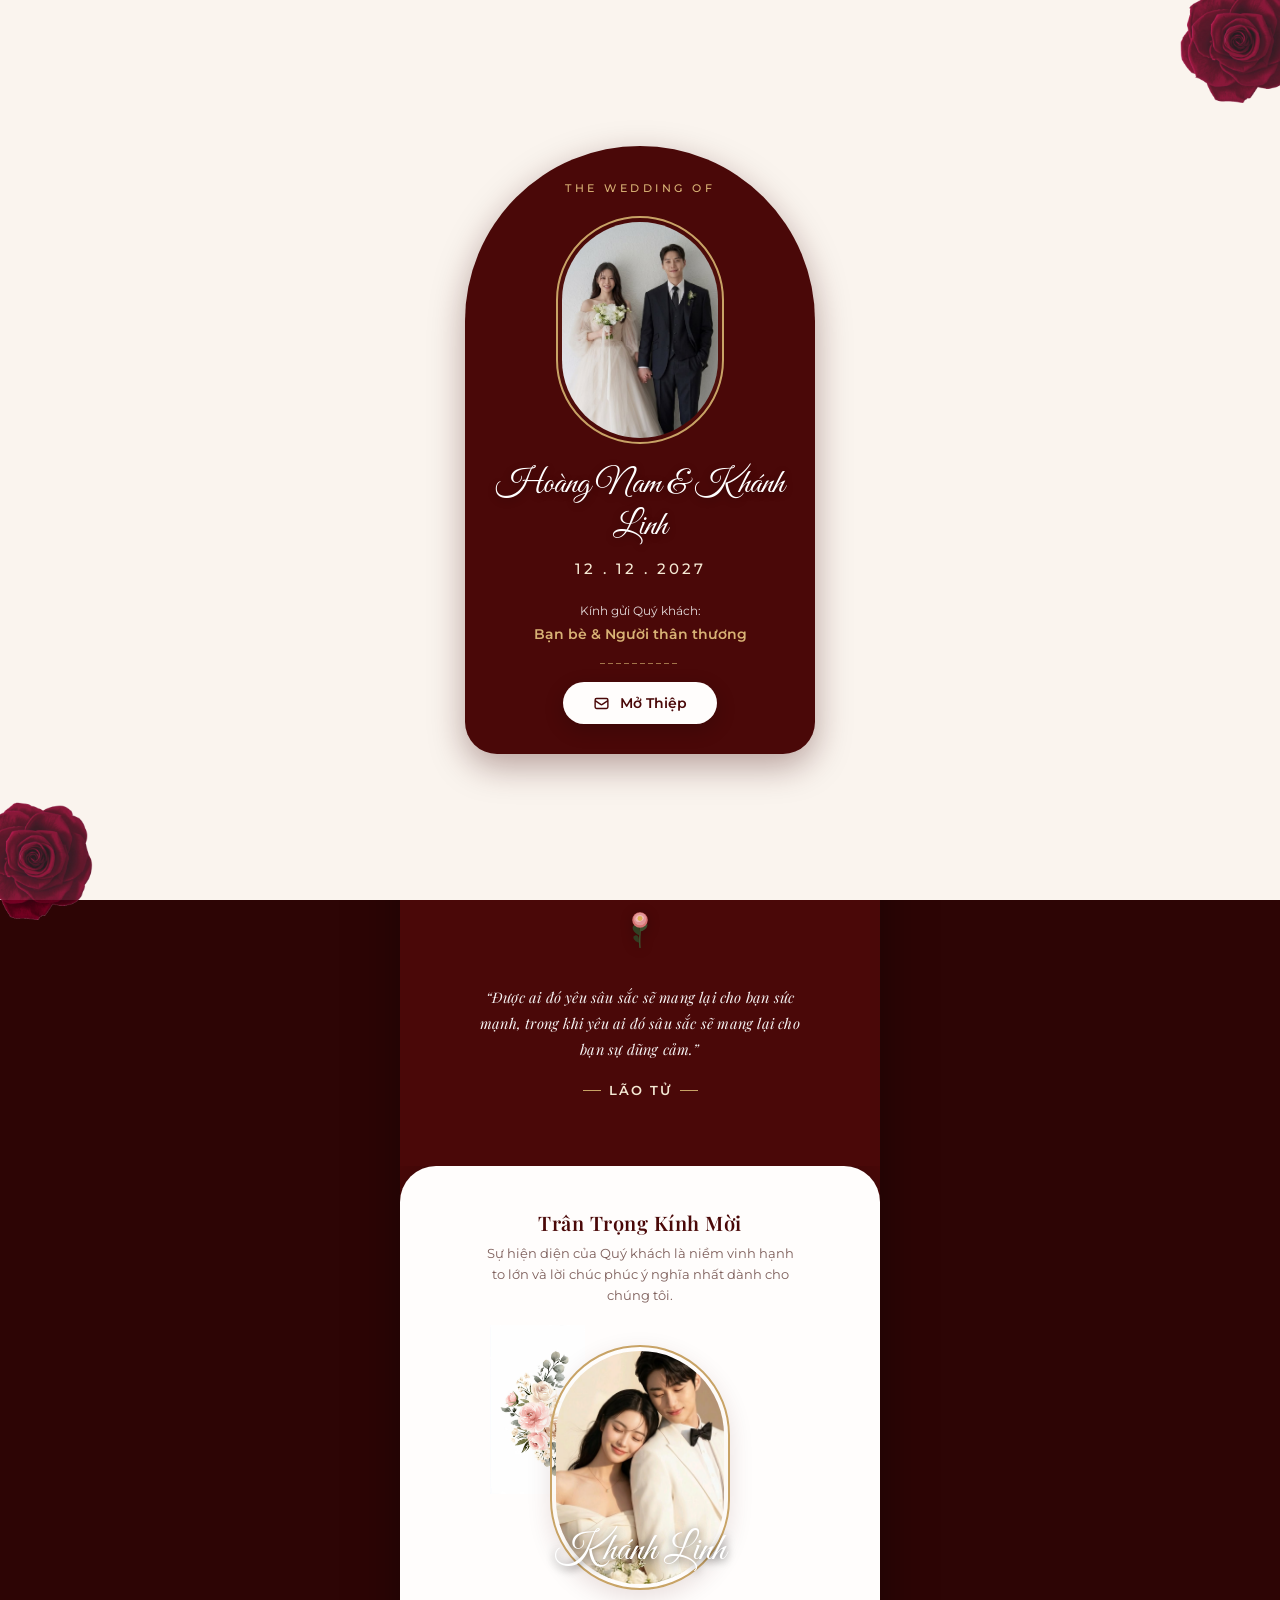
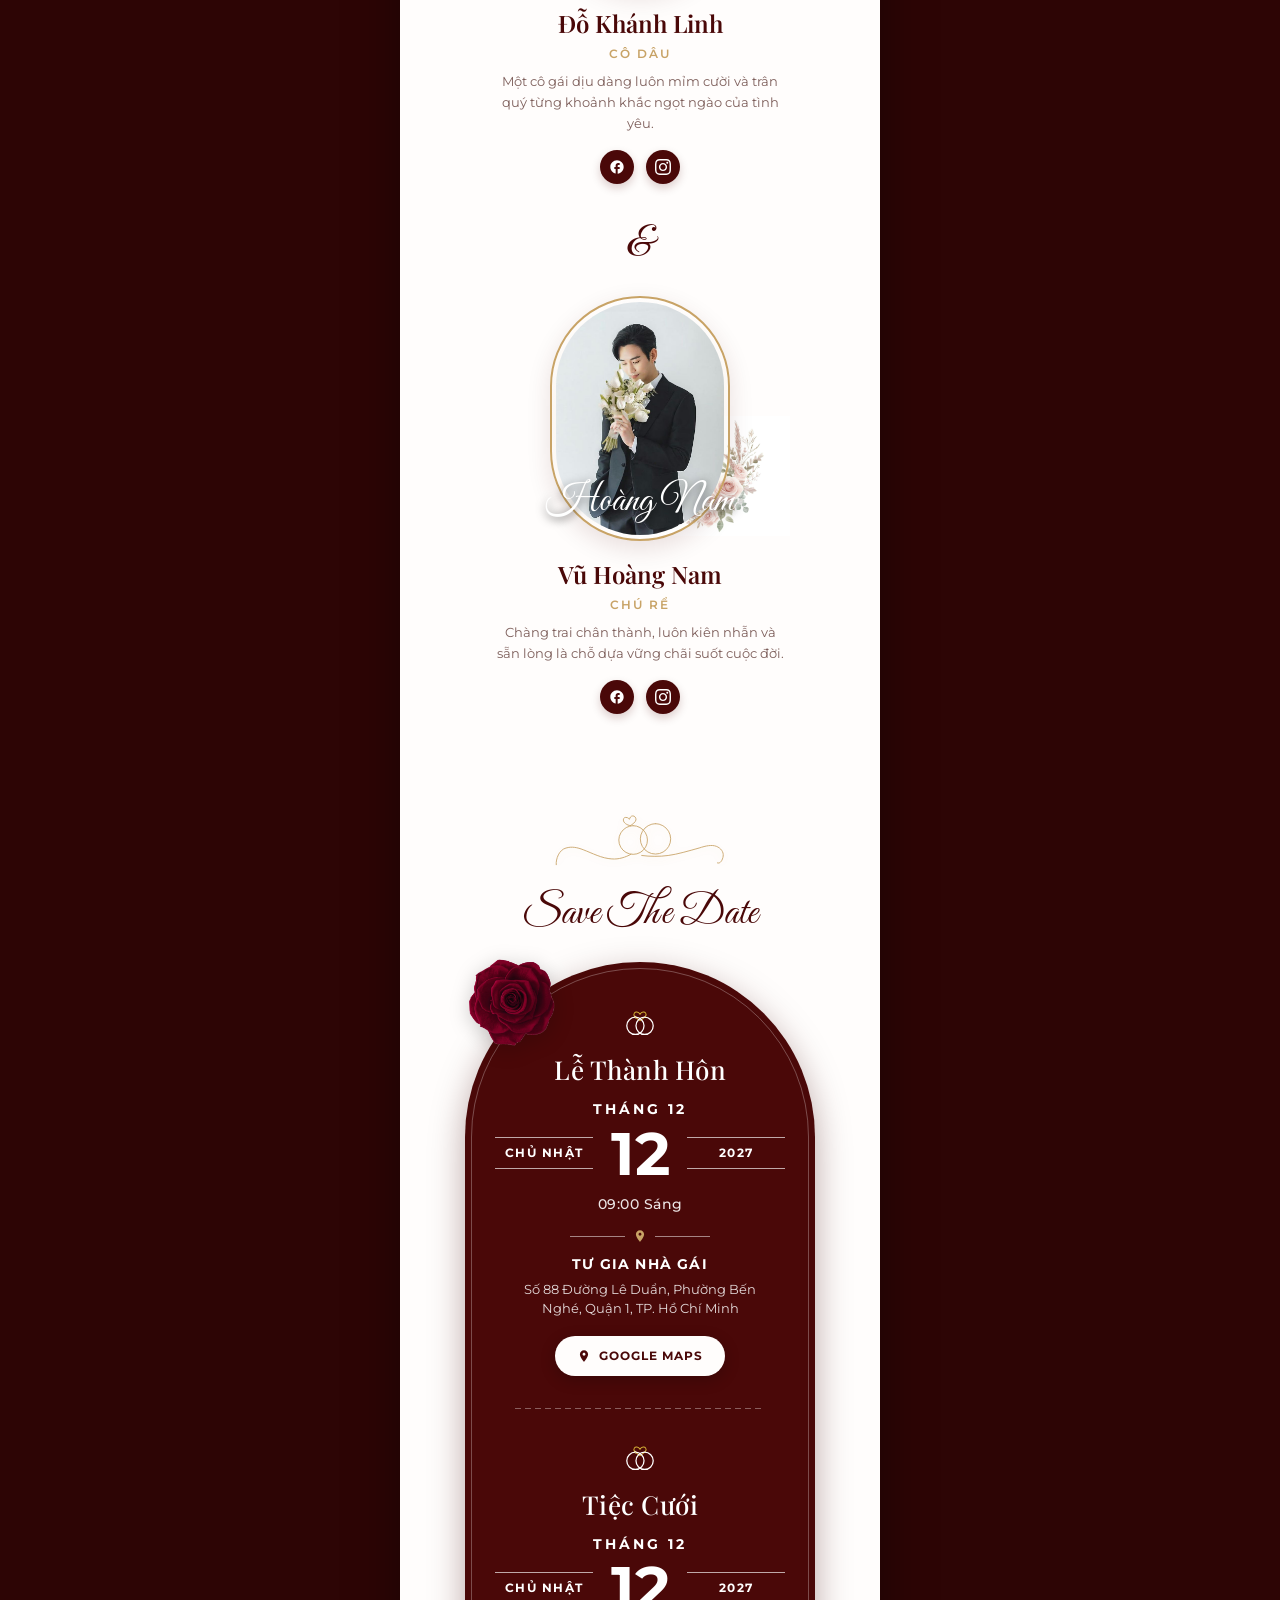
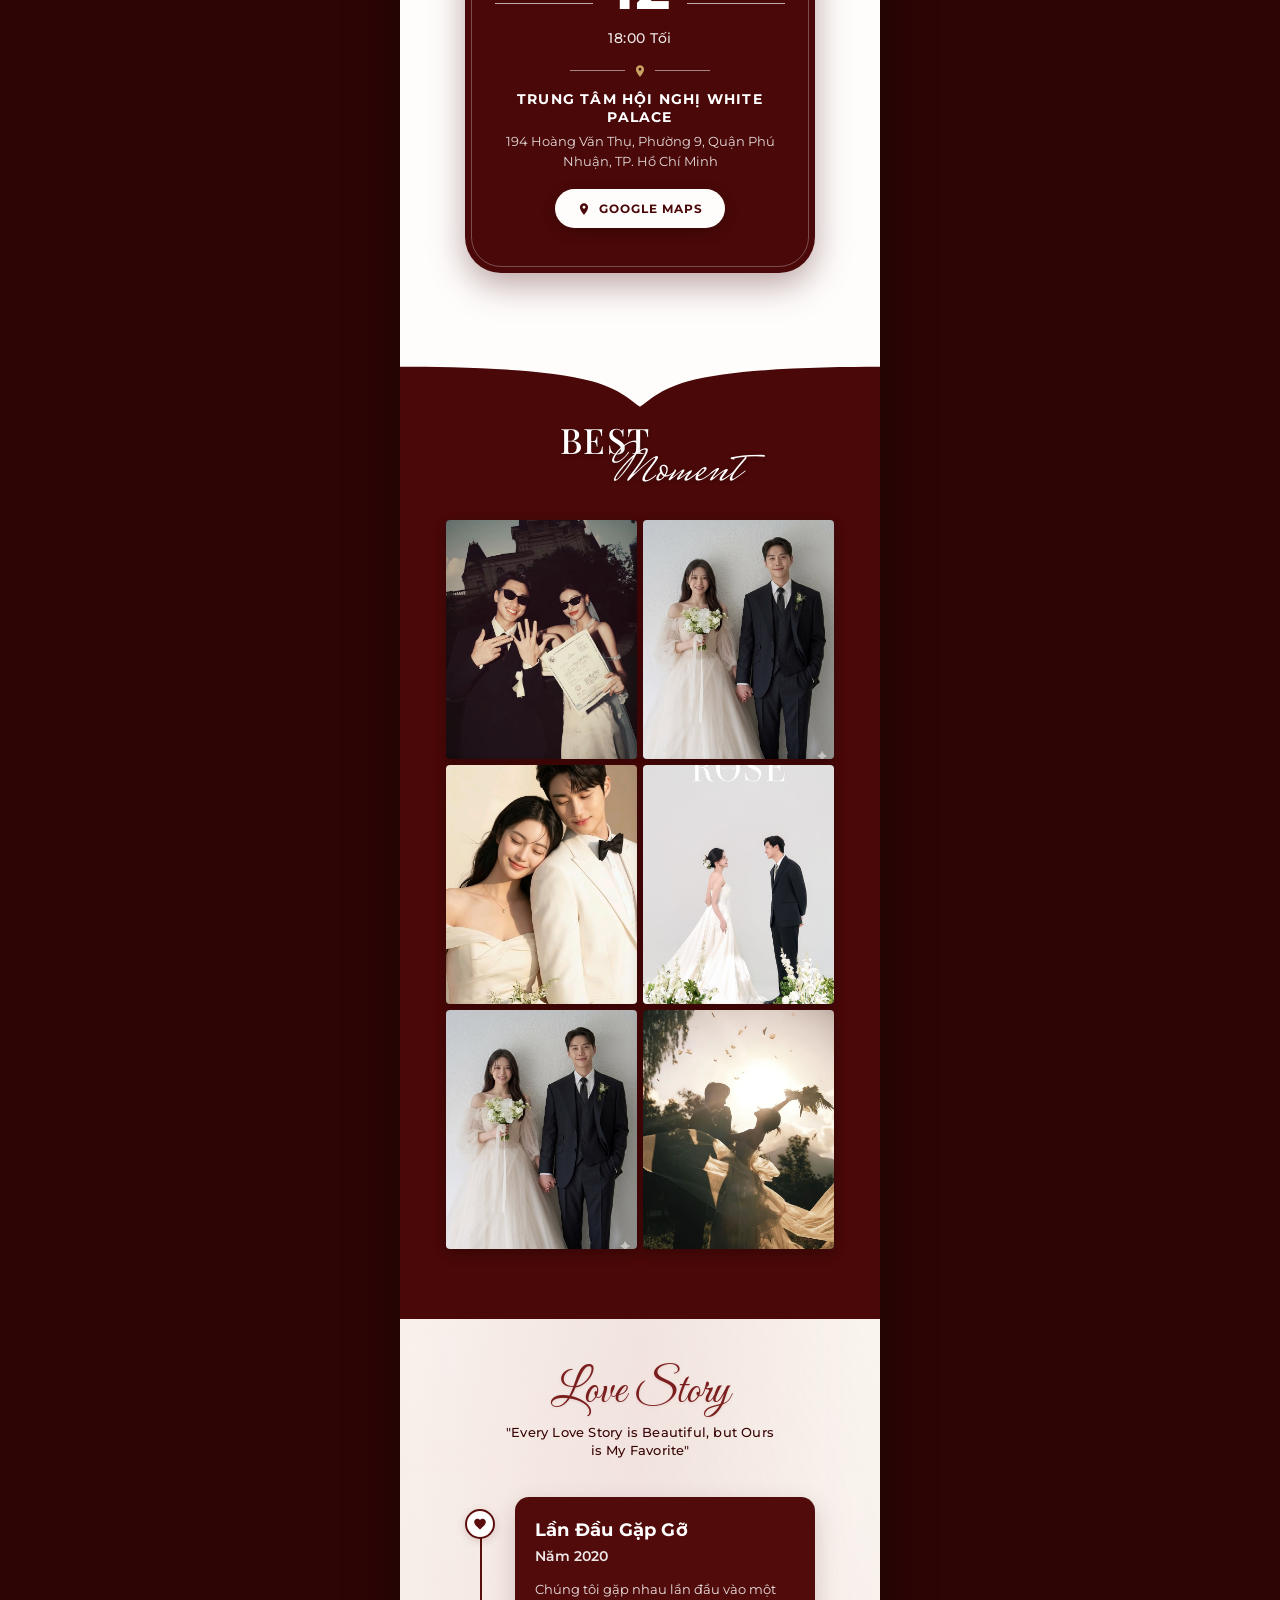
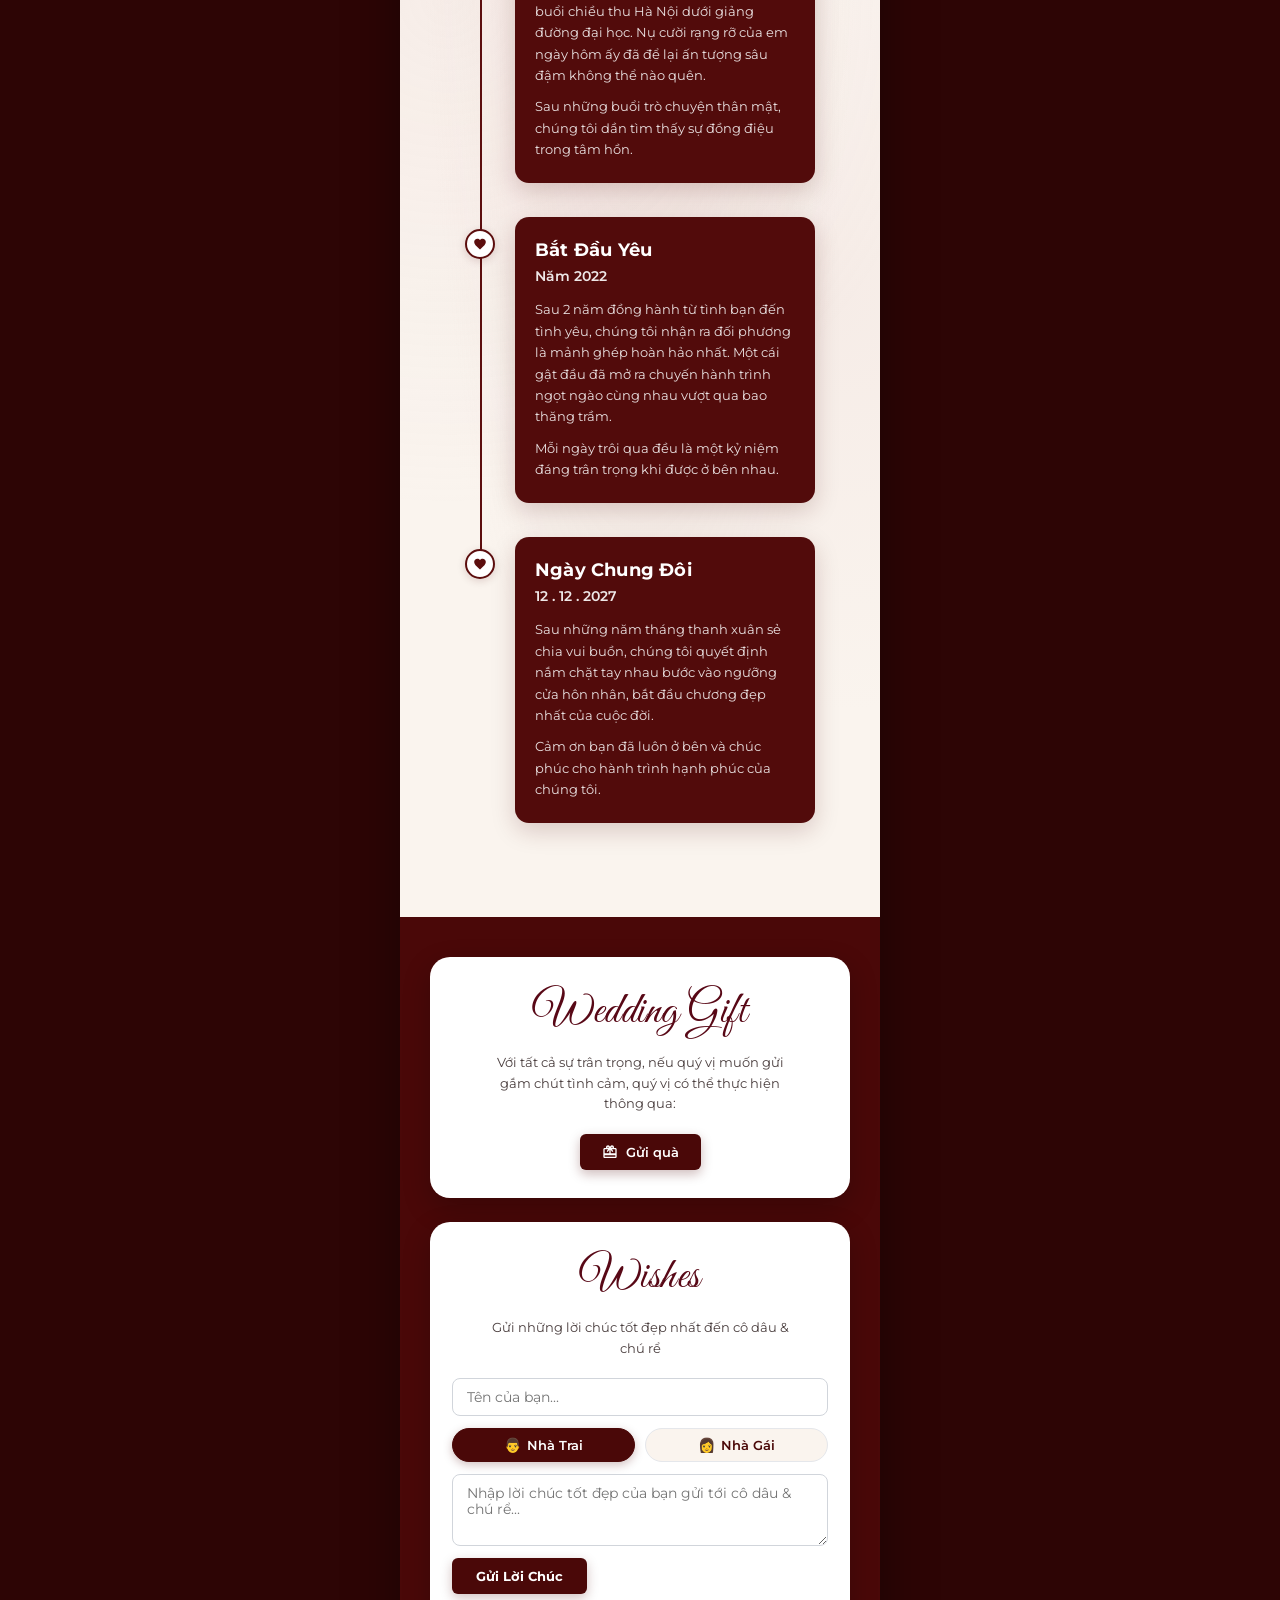
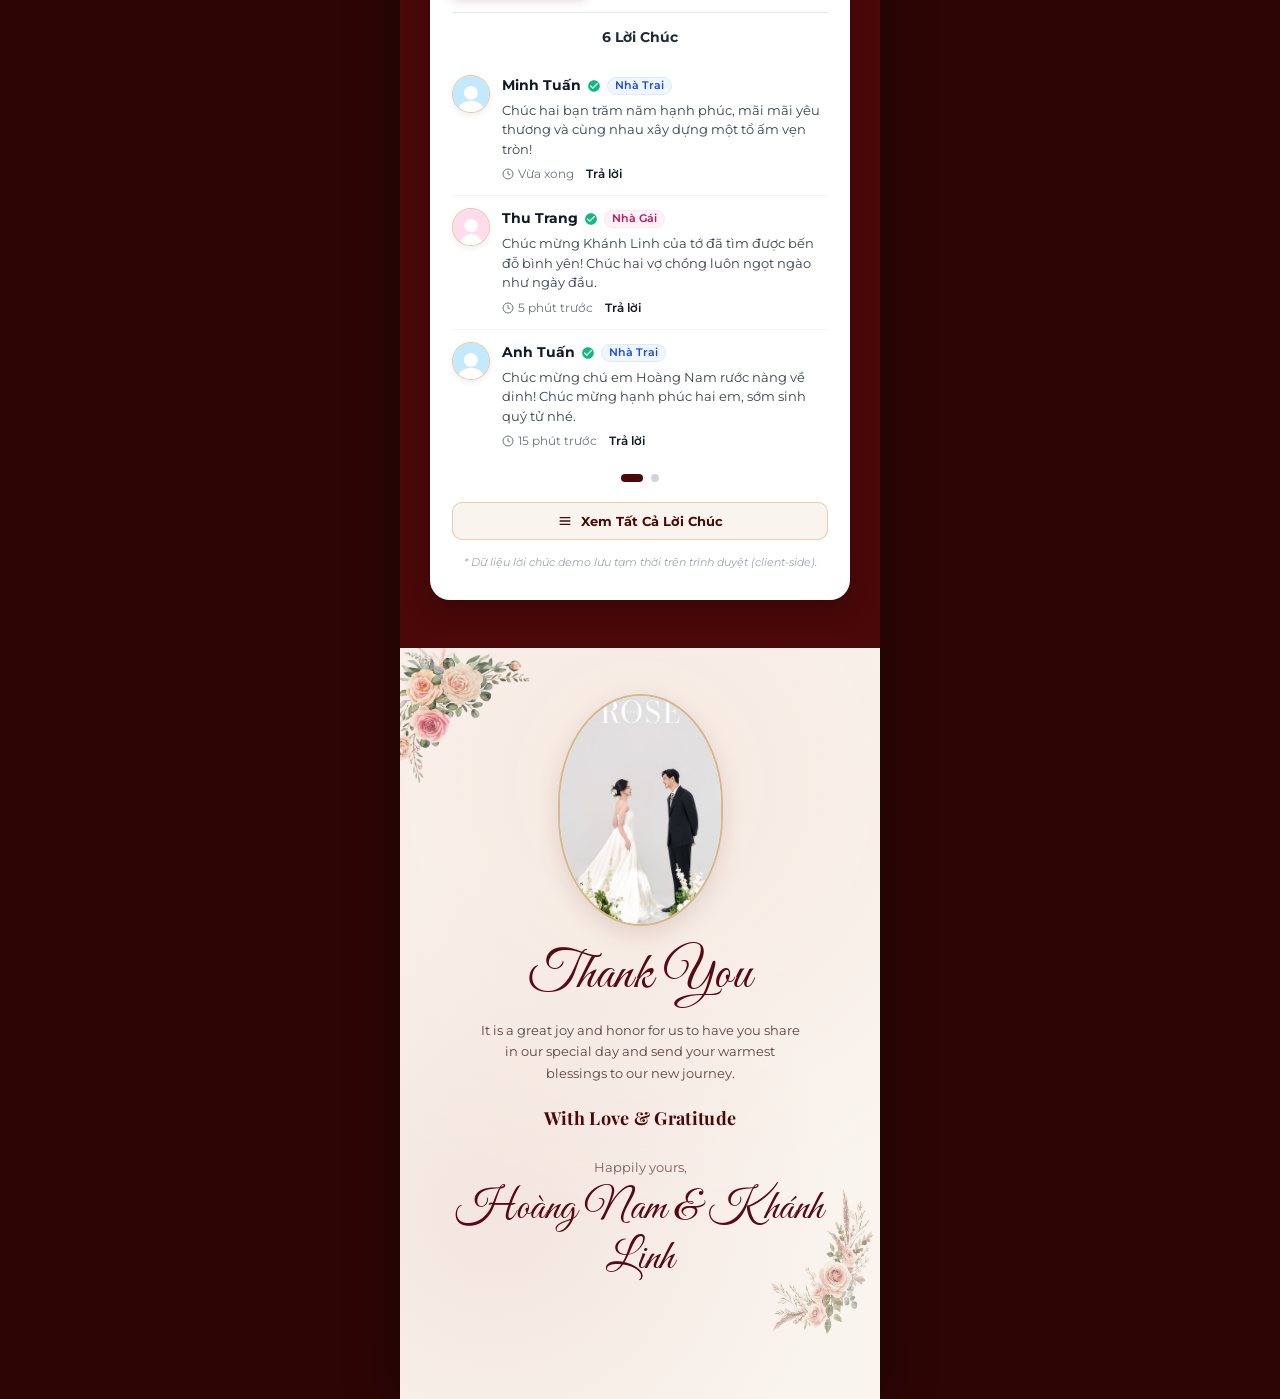
<file: index.html>
<!DOCTYPE html>
<html lang="vi">

<head>
  <meta charset="UTF-8">
  <meta name="viewport" content="width=device-width, initial-scale=1.0, maximum-scale=1.0, user-scalable=no">
  <title>Thiệp Cưới - Hoàng Nam & Khánh Linh</title>

  <!-- Google Fonts: Script (Great Vibes, Mrs Saint Delafield) & Serif (Playfair Display) & Sans (Montserrat) -->
  <link rel="preconnect" href="https://fonts.googleapis.com">
  <link rel="preconnect" href="https://fonts.gstatic.com" crossorigin>
  <link
    href="https://fonts.googleapis.com/css2?family=Great+Vibes&family=Montserrat:ital,wght@0,300;0,400;0,500;0,600;0,700;1,400&family=Mrs+Saint+Delafield&family=Playfair+Display:ital,wght@0,500;0,600;0,700;1,400;1,600&display=swap"
    rel="stylesheet">

  <!-- CSS Stylesheets -->
  <link rel="stylesheet" href="assets/css/variables.css">
  <link rel="stylesheet" href="assets/css/base.css">
  <link rel="stylesheet" href="assets/css/cover.css">
  <link rel="stylesheet" href="assets/css/hero.css">
  <link rel="stylesheet" href="assets/css/quote.css">
  <link rel="stylesheet" href="assets/css/couple.css">
  <link rel="stylesheet" href="assets/css/events.css">
  <link rel="stylesheet" href="assets/css/gallery.css">
  <link rel="stylesheet" href="assets/css/story.css">
  <link rel="stylesheet" href="assets/css/gift-wishes.css">
  <link rel="stylesheet" href="assets/css/closing.css">
  <link rel="stylesheet" href="assets/css/navbar.css">
  <link rel="stylesheet" href="assets/css/animations.css">
</head>

<body class="lock-scroll">

  <!-- =========================================================================
       SECTION 0: COVER OVERLAY (MÀN HÌNH BÌA CỐ ĐỊNH, KHÓA CUỘN BAN ĐẦU)
       ========================================================================= -->
  <div id="coverOverlay" class="cover-overlay">
    <!-- Cụm hoa trang trí góc -->
    <img src="assets/images/decorations/hoahong-transparent.png" alt="Hoa trang trí"
      class="floral-decoration floral-top-right">
    <img src="assets/images/decorations/hoahong-transparent.png" alt="Hoa trang trí"
      class="floral-decoration floral-bottom-left">

    <div class="cover-wrapper">
      <!-- Khối vòm cong bo tròn màu maroon sẫm -->
      <div class="cover-arch-card">
        <p id="coverTagline" class="cover-tagline">THE WEDDING OF</p>

        <!-- Khung ảnh chân dung oval vòm cong viền vàng -->
        <div class="cover-photo-frame">
          <img id="coverPhoto" src="assets/images/couple/anhbia.jpg" alt="Ảnh cặp đôi" class="cover-photo-img">
        </div>

        <!-- Tên cặp đôi -->
        <h1 id="coverNames" class="cover-names">Hoàng Nam & Khánh Linh</h1>

        <!-- Ngày cưới -->
        <p id="coverDate" class="cover-date">12 . 12 . 2027</p>

        <!-- Lời gửi khách mời -->
        <div class="cover-recipient">
          <p class="cover-recipient-label">Kính gửi Quý khách:</p>
          <p id="coverRecipientName" class="cover-recipient-name">Bạn bè & Người thân thương</p>
        </div>

        <div class="cover-divider"></div>

        <!-- Nút bấm "Mở Thiệp" -->
        <button id="btnOpenInvitation" class="btn-open-invitation" type="button">
          <svg viewBox="0 0 24 24">
            <path stroke-linecap="round" stroke-linejoin="round" stroke-width="2"
              d="M3 8l7.89 5.26a2 2 0 002.22 0L21 8M5 19h14a2 2 0 002-2V7a2 2 0 00-2-2H5a2 2 0 00-2 2v10a2 2 0 002 2z" />
          </svg>
          <span>Mở Thiệp</span>
        </button>
      </div>
    </div>
  </div>

  <!-- =========================================================================
       NỘI DUNG CHÍNH (MAIN APP CONTAINER)
       ========================================================================= -->
  <div class="app-container">

    <!-- =======================================================================
         SECTION 1: HERO & COUNTDOWN (TIÊU ĐIỂM & ĐỒNG HỒ ĐẾM NGƯỢC)
         ======================================================================= -->
    <section id="hero" class="hero-section">
      <!-- Hiệu ứng cánh hoa rơi -->
      <div id="petalsContainer" class="petals-container"></div>

      <!-- Họa tiết hoa góc -->
      <img src="assets/images/decorations/hoahong-transparent.png" alt="Hoa trang trí"
        class="floral-decoration floral-top-right">
      <img src="assets/images/decorations/hoahong-transparent.png" alt="Hoa trang trí"
        class="floral-decoration floral-bottom-left">

      <div class="hero-content">
        <p id="heroTagline" class="hero-tagline hero-reveal-item">THE WEDDING OF</p>

        <!-- Khung ảnh chân dung oval vòm cong viền vàng -->
        <div class="hero-photo-frame hero-reveal-item">
          <img id="heroPhoto" src="assets/images/couple/anhbia.jpg" alt="Ảnh cặp đôi" class="hero-photo-img">
        </div>

        <!-- Tên cặp đôi -->
        <h2 id="heroNames" class="hero-names hero-reveal-item">Hoàng Nam & Khánh Linh</h2>

        <!-- Ngày cưới -->
        <p id="heroDate" class="hero-date hero-reveal-item">12 . 12 . 2027</p>

        <!-- Lời mời -->
        <p id="heroDesc" class="hero-description hero-reveal-item">
          Chúng tôi sắp bước vào chặng đường mới, và mong được đón tiếp bạn trong ngày hạnh phúc nhất!
        </p>

        <!-- Khối 4 ô đếm ngược màu maroon -->
        <div class="countdown-grid hero-reveal-item">
          <div class="countdown-box">
            <span id="countdownDays" class="countdown-number">00</span>
            <span class="countdown-label">Ngày</span>
          </div>
          <div class="countdown-box">
            <span id="countdownHours" class="countdown-number">00</span>
            <span class="countdown-label">Giờ</span>
          </div>
          <div class="countdown-box">
            <span id="countdownMinutes" class="countdown-number">00</span>
            <span class="countdown-label">Phút</span>
          </div>
          <div class="countdown-box">
            <span id="countdownSeconds" class="countdown-number">00</span>
            <span class="countdown-label">Giây</span>
          </div>
        </div>

        <!-- Nút "Lưu Ngày Trọng Đại" -->
        <button id="btnSaveDate" class="btn-save-date hero-reveal-item" type="button">
          <svg viewBox="0 0 24 24">
            <path
              d="M19 4h-1V2h-2v2H8V2H6v2H5c-1.11 0-1.99.9-1.99 2L3 20a2 2 0 002 2h14c1.1 0 2-.9 2-2V6c0-1.1-.9-2-2-2zm0 16H5V10h14v10zm0-12H5V6h14v2z" />
          </svg>
          <span>Lưu Ngày Trọng Đại</span>
        </button>
      </div>
    </section>

    <!-- =======================================================================
         SECTION 2: QUOTE (LỜI TRÍCH DẪN NGHỆ THUẬT)
         ======================================================================= -->
    <section id="quote" class="quote-section">
      <img src="assets/images/decorations/rose-quote.svg" alt="Hoa trang trí" class="quote-rose-icon reveal-on-scroll">
      <blockquote id="quoteText" class="quote-content reveal-on-scroll">
        “Được ai đó yêu sâu sắc sẽ mang lại cho bạn sức mạnh, trong khi yêu ai đó sâu sắc sẽ mang lại cho bạn sự dũng
        cảm.”
      </blockquote>
      <p id="quoteAuthor" class="quote-author reveal-on-scroll">Lão Tử</p>
    </section>

    <!-- =======================================================================
         SECTION 3: COUPLE PROFILE (THÔNG TIN CÔ DÂU & CHÚ RỂ)
         ======================================================================= -->
    <section id="couple" class="couple-section">
      <div class="couple-card">
        <!-- Lời chào đầu -->
        <h3 id="coupleGreetingTitle" class="couple-greeting-title reveal-on-scroll">Trân Trọng Kính Mời</h3>
        <p id="coupleGreetingSub" class="couple-greeting-sub reveal-on-scroll">
          Sự hiện diện của Quý khách là niềm vinh hạnh to lớn và lời chúc phúc ý nghĩa nhất dành cho chúng tôi.
        </p>

        <!-- 1. CÔ DÂU (XUẤT HIỆN TRƯỚC) -->
        <div class="profile-block reveal-on-scroll">
          <div class="profile-photo-wrapper">
            <img src="assets/images/decorations/hoa-anh.jpg" alt="Hoa trang trí" class="flower-bride-accent">
            <div class="profile-photo-frame">
              <img id="bridePhoto" src="assets/images/couple/bride.jpg" alt="Cô dâu" class="profile-photo-img">
            </div>
            <span id="brideOverlayName" class="profile-photo-overlay-name">Khánh Linh</span>
          </div>
          <h4 id="brideFullName" class="profile-full-name">Đỗ Khánh Linh</h4>
          <span class="profile-role-badge">Cô Dâu</span>
          <p id="brideBio" class="profile-bio">
            Một cô gái dịu dàng luôn mỉm cười và trân quý từng khoảnh khắc ngọt ngào của tình yêu.
          </p>
          <div class="profile-social-links">
            <a id="brideFb" href="#" target="_blank" rel="noopener noreferrer" class="social-btn"
              aria-label="Facebook Cô Dâu">
              <svg viewBox="0 0 24 24">
                <path
                  d="M22 12c0-5.52-4.48-10-10-10S2 6.48 2 12c0 4.84 3.44 8.87 8 9.8V15H8v-3h2V9.5C10 7.57 11.57 6 13.5 6H16v3h-2c-.55 0-1 .45-1 1v2h3v3h-3v6.95c5.05-.5 9-4.76 9-9.95z" />
              </svg>
            </a>
            <a id="brideIg" href="#" target="_blank" rel="noopener noreferrer" class="social-btn"
              aria-label="Instagram Cô Dâu">
              <svg viewBox="0 0 24 24">
                <path
                  d="M12 2.163c3.204 0 3.584.012 4.85.07 3.252.148 4.771 1.691 4.919 4.919.058 1.265.069 1.645.069 4.849 0 3.205-.012 3.584-.069 4.849-.149 3.225-1.664 4.771-4.919 4.919-1.266.058-1.644.07-4.85.07-3.204 0-3.584-.012-4.849-.07-3.26-.149-4.771-1.699-4.919-4.92-.058-1.265-.07-1.644-.07-4.849 0-3.204.013-3.583.07-4.849.149-3.227 1.664-4.771 4.919-4.919 1.266-.057 1.645-.069 4.849-.069zm0-2.163c-3.259 0-3.667.014-4.947.072-4.358.2-6.78 2.618-6.98 6.98-.059 1.281-.073 1.689-.073 4.948 0 3.259.014 3.668.072 4.948.2 4.358 2.618 6.78 6.98 6.98 1.281.058 1.689.072 4.948.072 3.259 0 3.668-.014 4.948-.072 4.354-.2 6.782-2.618 6.979-6.98.059-1.28.073-1.689.073-4.948 0-3.259-.014-3.667-.072-4.947-.196-4.354-2.617-6.78-6.979-6.98-1.281-.059-1.69-.073-4.949-.073zm0 5.838c-3.403 0-6.162 2.759-6.162 6.162s2.759 6.163 6.162 6.163 6.162-2.759 6.162-6.163c0-3.403-2.759-6.162-6.162-6.162zm0 10.162c-2.209 0-4-1.79-4-4 0-2.209 1.791-4 4-4s4 1.791 4 4c0 2.21-1.791 4-4 4zm6.406-11.845c-.796 0-1.441.645-1.441 1.44s.645 1.44 1.441 1.44c.795 0 1.439-.645 1.439-1.44s-.644-1.44-1.439-1.44z" />
              </svg>
            </a>
          </div>
        </div>

        <!-- DẤU "&" NGHỆ THUẬT KẾT NỐI -->
        <div class="couple-ampersand-divider reveal-on-scroll">&</div>

        <!-- 2. CHÚ RỂ (XUẤT HIỆN SAU) -->
        <div class="profile-block reveal-on-scroll">
          <div class="profile-photo-wrapper">
            <img src="assets/images/decorations/hoa3.jpg" alt="Hoa trang trí" class="flower-groom-accent">
            <div class="profile-photo-frame">
              <img id="groomPhoto" src="assets/images/couple/groom.jpg" alt="Chú rể" class="profile-photo-img">
            </div>
            <span id="groomOverlayName" class="profile-photo-overlay-name">Hoàng Nam</span>
          </div>
          <h4 id="groomFullName" class="profile-full-name">Vũ Hoàng Nam</h4>
          <span class="profile-role-badge">Chú Rể</span>
          <p id="groomBio" class="profile-bio">
            Chàng trai chân thành, luôn kiên nhẫn và sẵn lòng là chỗ dựa vững chãi suốt cuộc đời.
          </p>
          <div class="profile-social-links">
            <a id="groomFb" href="#" target="_blank" rel="noopener noreferrer" class="social-btn"
              aria-label="Facebook Chú Rể">
              <svg viewBox="0 0 24 24">
                <path
                  d="M22 12c0-5.52-4.48-10-10-10S2 6.48 2 12c0 4.84 3.44 8.87 8 9.8V15H8v-3h2V9.5C10 7.57 11.57 6 13.5 6H16v3h-2c-.55 0-1 .45-1 1v2h3v3h-3v6.95c5.05-.5 9-4.76 9-9.95z" />
              </svg>
            </a>
            <a id="groomIg" href="#" target="_blank" rel="noopener noreferrer" class="social-btn"
              aria-label="Instagram Chú Rể">
              <svg viewBox="0 0 24 24">
                <path
                  d="M12 2.163c3.204 0 3.584.012 4.85.07 3.252.148 4.771 1.691 4.919 4.919.058 1.265.069 1.645.069 4.849 0 3.205-.012 3.584-.069 4.849-.149 3.225-1.664 4.771-4.919 4.919-1.266.058-1.644.07-4.85.07-3.204 0-3.584-.012-4.849-.07-3.26-.149-4.771-1.699-4.919-4.92-.058-1.265-.07-1.644-.07-4.849 0-3.204.013-3.583.07-4.849.149-3.227 1.664-4.771 4.919-4.919 1.266-.057 1.645-.069 4.849-.069zm0-2.163c-3.259 0-3.667.014-4.947.072-4.358.2-6.78 2.618-6.98 6.98-.059 1.281-.073 1.689-.073 4.948 0 3.259.014 3.668.072 4.948.2 4.358 2.618 6.78 6.98 6.98 1.281.058 1.689.072 4.948.072 3.259 0 3.668-.014 4.948-.072 4.354-.2 6.782-2.618 6.979-6.98.059-1.28.073-1.689.073-4.948 0-3.259-.014-3.667-.072-4.947-.196-4.354-2.617-6.78-6.979-6.98-1.281-.059-1.69-.073-4.949-.073zm0 5.838c-3.403 0-6.162 2.759-6.162 6.162s2.759 6.163 6.162 6.163 6.162-2.759 6.162-6.163c0-3.403-2.759-6.162-6.162-6.162zm0 10.162c-2.209 0-4-1.79-4-4 0-2.209 1.791-4 4-4s4 1.791 4 4c0 2.21-1.791 4-4 4zm6.406-11.845c-.796 0-1.441.645-1.441 1.44s.645 1.44 1.441 1.44c.795 0 1.439-.645 1.439-1.44s-.644-1.44-1.439-1.44z" />
              </svg>
            </a>
          </div>
        </div>
      </div>
    </section>

    <!-- Placeholder các section tiếp theo của các Phase sau -->
    <!-- =======================================================================
         SECTION 4: WEDDING EVENTS (LỊCH TRÌNH SỰ KIỆN CƯỚI)
         ======================================================================= -->
    <section id="events" class="events-section">
      <!-- Họa tiết phân cách nghệ thuật: Hai nhẫn cưới lồng nhau kết hợp đường nét uốn lượn (Minimalist Line Art) -->
      <div class="rings-divider-container reveal-on-scroll" aria-hidden="true">
        <svg class="rings-divider-svg" viewBox="0 0 366 120" fill="none" stroke="currentColor" stroke-width="1.6"
          stroke-linecap="round" stroke-linejoin="round">
          <path
            d="M 37 104 C 36 94, 42 78, 54 75 C 64 72, 74 74, 84 78 C 100 84, 116 93, 134 94 C 146 95, 158 91, 167 86" />
          <path d="M 171 36 A 25 25 0 1 0 171.1 36" />
          <path
            d="M 166 36 C 160 35, 154 31, 154 26 C 154 22, 157 21, 161 22 C 163 23, 164 24, 164.5 25 C 165.5 22, 167 19, 170.5 19 C 174 19, 176 22, 176 26 C 175 30, 170 34, 166 36 Z" />
          <path d="M 210 32.5 A 26.5 26.5 0 1 0 210.1 32.5" />
          <path
            d="M 186 88 C 200 90, 218 90, 232 88 C 248 86, 268 80, 286 75 C 298 71, 308 69, 316 72 C 324 75, 329 82, 328 89 C 327 96, 323 103, 318 101" />
        </svg>
      </div>

      <!-- Tiêu đề script Save The Date -->
      <h3 id="eventsHeading" class="events-heading reveal-on-scroll">Save The Date</h3>

      <!-- Khối vòm cong màu maroon đậm lớn -->
      <div class="events-arch-panel reveal-on-scroll">
        <!-- Họa tiết hoa màu nước góc trên bên trái -->
        <img src="assets/images/decorations/hoahong-transparent.png" alt="Hoa trang trí sự kiện"
          class="events-flower-top-left">

        <!-- -------------------------------------------------------------------
             KHỐI A: LỄ THÀNH HÔN (CEREMONY)
             ------------------------------------------------------------------- -->
        <div id="ceremonyBlock" class="event-block">
          <!-- Icon hai chiếc nhẫn cưới lồng nhau -->
          <div class="event-rings-icon">
            <svg viewBox="0 0 80 60" fill="none" stroke="currentColor">
              <path d="M40 18 C37 13 32 13 30 16 C27 20 33 24 40 29 C47 24 53 20 50 16 C48 13 43 13 40 18 Z" fill="none"
                stroke="#D4AF37" stroke-width="1.8" stroke-linecap="round" stroke-linejoin="round" />
              <ellipse cx="32" cy="38" rx="15" ry="15" fill="none" stroke="#FFFFFF" stroke-width="2.2" />
              <ellipse cx="48" cy="38" rx="15" ry="15" fill="none" stroke="#FFFFFF" stroke-width="2.2" />
              <circle cx="32" cy="23" r="1.5" fill="#D4AF37" />
            </svg>
          </div>

          <!-- Tên sự kiện -->
          <h4 id="ceremonyName" class="event-name">Lễ Thành Hôn</h4>

          <!-- Khung hiển thị ngày đặc trưng của mẫu -->
          <div class="event-date-container">
            <span id="ceremonyMonth" class="event-month">THÁNG 12</span>
            <div class="event-date-row">
              <div class="event-date-side">
                <span id="ceremonyDayOfWeek" class="event-day-of-week">CHỦ NHẬT</span>
              </div>
              <span id="ceremonyDayNumber" class="event-day-number">12</span>
              <div class="event-date-side">
                <span id="ceremonyYear" class="event-day-of-week">2027</span>
              </div>
            </div>
          </div>

          <!-- Giờ tổ chức -->
          <p id="ceremonyTime" class="event-time">09:00 Sáng</p>

          <!-- Vạch phân cách kèm ghim địa điểm -->
          <div class="event-location-divider">
            <svg viewBox="0 0 24 24">
              <path
                d="M12 2C8.13 2 5 5.13 5 9c0 5.25 7 13 7 13s7-7.75 7-13c0-3.87-3.13-7-7-7zm0 9.5c-1.38 0-2.5-1.12-2.5-2.5s1.12-2.5 2.5-2.5 2.5 1.12 2.5 2.5-1.12 2.5-2.5 2.5z" />
            </svg>
          </div>

          <!-- Tên địa điểm & Địa chỉ -->
          <p id="ceremonyVenue" class="event-venue">TƯ GIA NHÀ GÁI</p>
          <p id="ceremonyAddress" class="event-address">Số 88 Đường Lê Duẩn, Phường Bến Nghé, Quận 1, TP. Hồ Chí Minh
          </p>

          <!-- Nút Google Maps -->
          <a id="ceremonyMapBtn" href="https://maps.google.com" target="_blank" rel="noopener noreferrer"
            class="btn-map" aria-label="Mở Google Maps dẫn đường Lễ Thành Hôn">
            <svg viewBox="0 0 24 24">
              <path
                d="M12 2C8.13 2 5 5.13 5 9c0 5.25 7 13 7 13s7-7.75 7-13c0-3.87-3.13-7-7-7zm0 9.5c-1.38 0-2.5-1.12-2.5-2.5s1.12-2.5 2.5-2.5 2.5 1.12 2.5 2.5-1.12 2.5-2.5 2.5z" />
            </svg>
            <span>GOOGLE MAPS</span>
          </a>
        </div>

        <!-- Vạch phân cách giữa hai khối sự kiện -->
        <div class="events-divider"></div>

        <!-- -------------------------------------------------------------------
             KHỐI B: TIỆC CƯỚI (RECEPTION)
             ------------------------------------------------------------------- -->
        <div id="receptionBlock" class="event-block">
          <!-- Icon hai chiếc nhẫn cưới lồng nhau -->
          <div class="event-rings-icon">
            <svg viewBox="0 0 80 60" fill="none" stroke="currentColor">
              <path d="M40 18 C37 13 32 13 30 16 C27 20 33 24 40 29 C47 24 53 20 50 16 C48 13 43 13 40 18 Z" fill="none"
                stroke="#D4AF37" stroke-width="1.8" stroke-linecap="round" stroke-linejoin="round" />
              <ellipse cx="32" cy="38" rx="15" ry="15" fill="none" stroke="#FFFFFF" stroke-width="2.2" />
              <ellipse cx="48" cy="38" rx="15" ry="15" fill="none" stroke="#FFFFFF" stroke-width="2.2" />
              <circle cx="32" cy="23" r="1.5" fill="#D4AF37" />
            </svg>
          </div>

          <!-- Tên sự kiện -->
          <h4 id="receptionName" class="event-name">Tiệc Cưới</h4>

          <!-- Khung hiển thị ngày đặc trưng của mẫu -->
          <div class="event-date-container">
            <span id="receptionMonth" class="event-month">THÁNG 12</span>
            <div class="event-date-row">
              <div class="event-date-side">
                <span id="receptionDayOfWeek" class="event-day-of-week">CHỦ NHẬT</span>
              </div>
              <span id="receptionDayNumber" class="event-day-number">12</span>
              <div class="event-date-side">
                <span id="receptionYear" class="event-day-of-week">2027</span>
              </div>
            </div>
          </div>

          <!-- Giờ tổ chức -->
          <p id="receptionTime" class="event-time">18:00 Tối</p>

          <!-- Vạch phân cách kèm ghim địa điểm -->
          <div class="event-location-divider">
            <svg viewBox="0 0 24 24">
              <path
                d="M12 2C8.13 2 5 5.13 5 9c0 5.25 7 13 7 13s7-7.75 7-13c0-3.87-3.13-7-7-7zm0 9.5c-1.38 0-2.5-1.12-2.5-2.5s1.12-2.5 2.5-2.5 2.5 1.12 2.5 2.5-1.12 2.5-2.5 2.5z" />
            </svg>
          </div>

          <!-- Tên địa điểm & Địa chỉ -->
          <p id="receptionVenue" class="event-venue">TRUNG TÂM HỘI NGHỊ WHITE PALACE</p>
          <p id="receptionAddress" class="event-address">194 Hoàng Văn Thụ, Phường 9, Quận Phú Nhuận, TP. Hồ Chí Minh
          </p>

          <!-- Nút Google Maps -->
          <a id="receptionMapBtn" href="https://maps.google.com" target="_blank" rel="noopener noreferrer"
            class="btn-map" aria-label="Mở Google Maps dẫn đường Tiệc Cưới">
            <svg viewBox="0 0 24 24">
              <path
                d="M12 2C8.13 2 5 5.13 5 9c0 5.25 7 13 7 13s7-7.75 7-13c0-3.87-3.13-7-7-7zm0 9.5c-1.38 0-2.5-1.12-2.5-2.5s1.12-2.5 2.5-2.5 2.5 1.12 2.5 2.5-1.12 2.5-2.5 2.5z" />
            </svg>
            <span>GOOGLE MAPS</span>
          </a>
        </div>
      </div>
    </section>
    <!-- =======================================================================
         SECTION 5: GALLERY (BỘ SƯU TẬP ẢNH - BEST MOMENT)
         ======================================================================= -->
    <section id="gallery" class="gallery-section" aria-label="Bộ sưu tập ảnh cưới">
      <!-- Mép trên lượn sóng mềm mại (Scallop dual-curve) -->
      <div class="gallery-top-curve" aria-hidden="true">
        <svg viewBox="0 0 1000 60" preserveAspectRatio="none">
          <path
            d="M 0,0 L 1000,0 L 1000,6 C 880,6 700,8 600,24 C 540,34 515,50 500,56 C 485,50 460,34 400,24 C 300,8 120,6 0,6 Z"
            fill="var(--color-bg-paper)" />
        </svg>
      </div>

      <!-- Tiêu đề lồng ghép nghệ thuật BEST Moment -->
      <div class="gallery-heading-wrap reveal-on-scroll" role="heading" aria-level="3">
        <span class="gallery-title-best">BEST</span>
        <span class="gallery-title-moment">Moment</span>
      </div>

      <!-- Lưới 6 ảnh 2 cột x 3 hàng -->
      <div class="gallery-grid" id="galleryGrid">
        <div class="gallery-item reveal-on-scroll" data-index="0" tabindex="0" role="button"
          aria-label="Xem ảnh cưới 1">
          <img src="assets/images/couple/gallery-1.jpg" alt="Khoảnh khắc cưới 1" class="gallery-img" loading="lazy">
        </div>
        <div class="gallery-item reveal-on-scroll" data-index="1" tabindex="0" role="button"
          aria-label="Xem ảnh cưới 2">
          <img src="assets/images/couple/gallery-2.jpg" alt="Khoảnh khắc cưới 2" class="gallery-img" loading="lazy">
        </div>
        <div class="gallery-item reveal-on-scroll" data-index="2" tabindex="0" role="button"
          aria-label="Xem ảnh cưới 3">
          <img src="assets/images/couple/gallery-3.jpg" alt="Khoảnh khắc cưới 3" class="gallery-img" loading="lazy">
        </div>
        <div class="gallery-item reveal-on-scroll" data-index="3" tabindex="0" role="button"
          aria-label="Xem ảnh cưới 4">
          <img src="assets/images/couple/gallery-4.jpg" alt="Khoảnh khắc cưới 4" class="gallery-img" loading="lazy">
        </div>
        <div class="gallery-item reveal-on-scroll" data-index="4" tabindex="0" role="button"
          aria-label="Xem ảnh cưới 5">
          <img src="assets/images/couple/gallery-5.jpg" alt="Khoảnh khắc cưới 5" class="gallery-img" loading="lazy">
        </div>
        <div class="gallery-item reveal-on-scroll" data-index="5" tabindex="0" role="button"
          aria-label="Xem ảnh cưới 6">
          <img src="assets/images/couple/gallery-6.jpg" alt="Khoảnh khắc cưới 6" class="gallery-img" loading="lazy">
        </div>
      </div>
    </section>

    <!-- =========================================================================
         SECTION 6: LOVE STORY TIMELINE
         ========================================================================= -->
    <section id="story" class="story-section" aria-label="Câu chuyện tình yêu">
      <!-- Tiêu đề Love Story & Dòng trích dẫn -->
      <div class="story-header reveal-on-scroll">
        <h2 class="story-title" id="storyTitle">Love Story</h2>
        <p class="story-subtitle" id="storySubtitle">"Every Love Story is Beautiful, but Ours is My Favorite"</p>
      </div>

      <!-- Khung Timeline -->
      <div class="story-timeline-wrap">
        <!-- Đường trục dọc timeline bên trái -->
        <div class="story-timeline-line" aria-hidden="true"></div>

        <!-- Danh sách các thẻ mốc thời gian (Render động từ config) -->
        <div class="story-timeline" id="storyTimeline">
          <!-- Tự động điền bởi assets/js/story.js -->
        </div>
      </div>
    </section>
    <!-- =========================================================================
         SECTION 7: WEDDING GIFT & WISHES (PHASE 6)
         ========================================================================= -->
    <section class="gift-wishes-section" aria-label="Mừng cưới và Lời chúc">
      <!-- CARD 1: WEDDING GIFT (MỪNG CƯỚI) -->
      <div id="gift" class="gift-card-wrapper reveal-on-scroll">
        <div class="gw-white-card gift-card">
          <h2 class="gw-script-title" id="giftTitle">Wedding Gift</h2>
          <p class="gw-description" id="giftMessage">

            Với tất cả sự trân trọng, nếu quý vị muốn gửi gắm chút tình cảm, quý vị có thể thực hiện thông qua:
          </p>
          <button type="button" class="btn-open-amplop" id="btnOpenAmplop" aria-label="Mở phong bì mừng cưới điện tử">
            <svg viewBox="0 0 24 24">
              <path
                d="M20 6h-2.18c.11-.31.18-.65.18-1 0-1.66-1.34-3-3-3-1.05 0-1.96.54-2.5 1.35l-.5.67-.5-.68C10.96 2.54 10.05 2 9 2 7.34 2 6 3.34 6 5c0 .35.07.69.18 1H4c-1.11 0-1.99.89-1.99 2L2 19c0 1.11.89 2 2 2h16c1.11 0 2-.89 2-2V8c0-1.11-.89-2-2-2zm-5-2c.55 0 1 .45 1 1s-.45 1-1 1-1-.45-1-1 .45-1 1-1zM9 4c.55 0 1 .45 1 1s-.45 1-1 1-1-.45-1-1 .45-1 1-1zm11 15H4v-2h16v2zm0-5H4V8h5.08L7 10.83 8.62 12 11 8.76V14h2V8.76L15.38 12 17 10.83 14.92 8H20v6z" />
            </svg>
            <span id="btnOpenAmplopText">Gửi quà </span>
          </button>
        </div>
      </div>

      <!-- CARD 2: WISHES (SỔ LỜI CHÚC - CAROUSEL 3 MỤC, NHÀ TRAI / NHÀ GÁI, VIEW ALL) -->
      <div id="wishes" class="wishes-card-wrapper reveal-on-scroll">
        <div class="gw-white-card wishes-card">
          <h2 class="gw-script-title" id="wishesTitle">Wishes</h2>
          <p class="gw-description" id="wishesSubtitle">
            Gửi những lời chúc tốt đẹp nhất đến cô dâu &amp; chú rể
          </p>

          <!-- Form gửi lời chúc 3 trường -->
          <form id="wishesForm" class="wishes-form">
            <!-- Trường 1: Tên người gửi -->
            <input type="text" id="wishName" class="wish-input" placeholder="Tên của bạn..." required maxlength="50"
              autocomplete="name" aria-label="Tên người gửi">

            <!-- Trường 2: Chọn Nhà trai hoặc Nhà gái -->
            <div class="wish-side-selector" role="radiogroup" aria-label="Khách của nhà">
              <button type="button" class="btn-side-pill active" data-side="groom" id="sideGroomBtn" aria-checked="true"
                role="radio">
                <span class="side-pill-icon">👨</span>
                <span>Nhà Trai</span>
              </button>
              <button type="button" class="btn-side-pill" data-side="bride" id="sideBrideBtn" aria-checked="false"
                role="radio">
                <span class="side-pill-icon">👩</span>
                <span>Nhà Gái</span>
              </button>
            </div>
            <input type="hidden" id="wishSide" value="groom">

            <!-- Trường 3: Nội dung lời chúc -->
            <textarea id="wishMessage" class="wish-textarea"
              placeholder="Nhập lời chúc tốt đẹp của bạn gửi tới cô dâu &amp; chú rể..." rows="3" required
              maxlength="500" aria-label="Lời chúc"></textarea>

            <!-- Nút gửi màu đỏ burgundy -->
            <button type="submit" id="btnSubmitWish" class="btn-wish-submit">Gửi Lời Chúc</button>
          </form>

          <!-- Vạch phân cách -->
          <div class="wishes-divider" aria-hidden="true"></div>

          <!-- Bộ đếm số lượng bình luận -->
          <div class="wishes-count" id="wishesCount">0 Lời Chúc</div>

          <!-- Khung xoay vòng Carousel (hiển thị 3 lời chúc mỗi trang, tự động mờ dần chuyển trang) -->
          <div class="wishes-carousel-wrap" id="wishesCarouselWrap" aria-label="Bình luận xoay vòng">
            <div id="wishesList" class="wishes-list" aria-live="polite">
              <!-- Điền tự động bởi assets/js/gift-wishes.js -->
            </div>

            <!-- Các chấm tròn chuyển trang thủ công -->
            <div class="wishes-dots" id="wishesDots" aria-label="Chuyển trang lời chúc"></div>
          </div>

          <!-- Nút Xem Tất Cả Lời Chúc (View All) -->
          <button type="button" class="btn-view-all-wishes" id="btnViewAllWishes" aria-label="Xem tất cả lời chúc">
            <svg viewBox="0 0 24 24" width="16" height="16" fill="currentColor">
              <path d="M4 6h16v2H4zm0 5h16v2H4zm0 5h16v2H4z" />
            </svg>
            <span id="btnViewAllWishesText">Xem Tất Cả Lời Chúc</span>
          </button>

          <!-- Ghi chú dữ liệu demo -->
          <p class="wishes-demo-note" id="wishesDemoNote">
            * Dữ liệu lời chúc demo lưu tạm thời trên trình duyệt (client-side).
          </p>
        </div>
      </div>
    </section>

    <!-- =========================================================================
         SECTION 8: CLOSING (PHASE 7 - LỜI CẢM ƠN & KẾT THÚC)
         ========================================================================= -->
    <footer id="closing" class="closing-section" aria-label="Lời cảm ơn">
      <!-- Họa tiết hoa trang trí góc -->
      <img src="assets/images/decorations/hoa-anh2.jpg" alt="Hoa trang trí góc trên"
        class="closing-flower closing-flower-top-left" aria-hidden="true">
      <img src="assets/images/decorations/hoa3.jpg" alt="Hoa trang trí góc dưới"
        class="closing-flower closing-flower-bottom-right" aria-hidden="true">

      <div class="closing-content reveal-on-scroll">
        <!-- Khung ảnh chân dung oval vòm cong viền vàng -->
        <div class="closing-photo-frame">
          <img id="closingPhoto" src="assets/images/couple/gallery-4.jpg" alt="Ảnh cặp đôi" class="closing-photo-img"
            loading="lazy">
        </div>

        <!-- Tiêu đề cảm ơn dạng script -->
        <h2 class="closing-title" id="closingTitle">Thank You</h2>

        <!-- Lời tri ân -->
        <p class="closing-message" id="closingMessage">
          It is a great joy and honor for us to have you share in our special day and send your warmest blessings to our
          new journey.

        </p>

        <!-- Lời kết trang trọng -->
        <p class="closing-signoff" id="closingSignoff">With Love &amp; Gratitude</p>

        <!-- Dòng chữ phụ -->
        <p class="closing-subsignoff" id="closingSubsignoff">Happily yours,</p>

        <!-- Tên cặp đôi -->
        <h3 class="closing-couple-names" id="closingCoupleNames">Hoàng Nam &amp; Khánh Linh</h3>
      </div>
    </footer>

  </div>

  <!-- =========================================================================
       NÚT PHÁT NHẠC NỔI (FLOATING MUSIC TOGGLE BUTTON)
       ========================================================================= -->
  <button id="musicToggleBtn" class="music-toggle-btn" type="button" aria-label="Bật/Tắt nhạc nền">
    <svg viewBox="0 0 24 24">
      <path d="M12 3v10.55c-.59-.34-1.27-.55-2-.55-2.21 0-4 1.79-4 4s1.79 4 4 4 4-1.79 4-4V7h4V3h-6z" />
    </svg>
  </button>

  <!-- =========================================================================
       MODAL LIGHTBOX XEM ẢNH LỚN (GALLERY FULLSCREEN MODAL)
       ========================================================================= -->
  <div id="galleryModal" class="gallery-modal" aria-hidden="true" role="dialog" aria-modal="true"
    aria-label="Xem ảnh cưới phóng to">
    <div class="gallery-modal-backdrop" id="galleryModalBackdrop"></div>
    <div class="gallery-modal-content">
      <!-- Nút đóng -->
      <button type="button" class="gallery-modal-close" id="galleryModalClose" aria-label="Đóng (Phím Esc)">
        <svg viewBox="0 0 24 24" width="24" height="24" fill="none" stroke="currentColor" stroke-width="2.2"
          stroke-linecap="round" stroke-linejoin="round">
          <line x1="18" y1="6" x2="6" y2="18"></line>
          <line x1="6" y1="6" x2="18" y2="18"></line>
        </svg>
      </button>
      <!-- Nút lùi ảnh -->
      <button type="button" class="gallery-modal-nav gallery-modal-prev" id="galleryModalPrev"
        aria-label="Ảnh trước (Mũi tên trái)">
        <svg viewBox="0 0 24 24" width="24" height="24" fill="none" stroke="currentColor" stroke-width="2.5"
          stroke-linecap="round" stroke-linejoin="round">
          <polyline points="15 18 9 12 15 6"></polyline>
        </svg>
      </button>
      <!-- Khung ảnh lớn -->
      <div class="gallery-modal-img-wrap">
        <img id="galleryModalImg" src="assets/images/couple/gallery-1.jpg" alt="Ảnh cưới phóng to"
          class="gallery-modal-img">
      </div>
      <!-- Nút kế tiếp -->
      <button type="button" class="gallery-modal-nav gallery-modal-next" id="galleryModalNext"
        aria-label="Ảnh sau (Mũi tên phải)">
        <svg viewBox="0 0 24 24" width="24" height="24" fill="none" stroke="currentColor" stroke-width="2.5"
          stroke-linecap="round" stroke-linejoin="round">
          <polyline points="9 18 15 12 9 6"></polyline>
        </svg>
      </button>
      <!-- Chỉ số ảnh -->
      <div class="gallery-modal-counter" id="galleryModalCounter" aria-live="polite">1 / 6</div>
    </div>
  </div>

  <!-- =========================================================================
       MODAL POPUP QUÀ MỪNG CƯỚI (WEDDING GIFT MODAL / AMPLOP DIGITAL)
       ========================================================================= -->
  <div id="giftModal" class="gift-modal" aria-hidden="true" role="dialog" aria-modal="true"
    aria-label="Thông tin mừng cưới">
    <div class="gift-modal-backdrop" id="giftModalBackdrop"></div>
    <div class="gift-modal-dialog">
      <button type="button" class="gift-modal-close" id="giftModalClose" aria-label="Đóng popup">
        <svg viewBox="0 0 24 24" fill="none" stroke="currentColor" stroke-width="2.2" stroke-linecap="round"
          stroke-linejoin="round">
          <line x1="18" y1="6" x2="6" y2="18"></line>
          <line x1="6" y1="6" x2="18" y2="18"></line>
        </svg>
      </button>
      <h3 class="gift-modal-title" id="giftModalTitle">Amplop Digital</h3>
      <p class="gift-modal-subtitle">Thông tin chuyển khoản mừng cưới</p>

      <!-- Khối tài khoản ngân hàng -->
      <div class="gift-bank-box">
        <div class="gift-bank-name" id="giftBankName">Vietcombank</div>
        <div class="gift-account-number-wrap">
          <span class="gift-account-number" id="giftAccountNumber">9988776655</span>
          <button type="button" class="btn-copy-account" id="btnCopyAccount" aria-label="Sao chép số tài khoản">
            <svg viewBox="0 0 24 24">
              <path
                d="M16 1H4c-1.1 0-2 .9-2 2v14h2V3h12V1zm3 4H8c-1.1 0-2 .9-2 2v14c0 1.1.9 2 2 2h11c1.1 0 2-.9 2-2V7c0-1.1-.9-2-2-2zm0 16H8V7h11v14z" />
            </svg>
            <span>Sao chép</span>
          </button>
        </div>
        <div class="gift-account-holder" id="giftAccountHolder">VU HOANG NAM</div>
      </div>

      <!-- Mã QR Demo -->
      <div class="gift-qr-wrap">
        <img id="giftQrImg" src="assets/images/decorations/qr-demo.svg" alt="Mã QR Demo mừng cưới" class="gift-qr-img">
      </div>

      <!-- Cảnh báo Demo bắt buộc -->
      <div class="gift-demo-alert" id="giftDemoAlert">
        ⚠️ ĐÂY LÀ QR DEMO MINH HOẠ — VUI LÒNG KHÔNG THỰC HIỆN GIAO DỊCH CHUYỂN TIỀN THẬT.
      </div>
    </div>
  </div>

  <!-- =========================================================================
       MODAL POPUP XEM TẤT CẢ LỜI CHÚC (VIEW ALL WISHES MODAL)
       ========================================================================= -->
  <div id="wishesAllModal" class="wishes-all-modal" aria-hidden="true" role="dialog" aria-modal="true"
    aria-label="Xem tất cả lời chúc">
    <div class="wishes-all-backdrop" id="wishesAllBackdrop"></div>
    <div class="wishes-all-dialog">
      <!-- Nút đóng modal -->
      <button type="button" class="wishes-all-close" id="wishesAllClose" aria-label="Đóng danh sách">
        <svg viewBox="0 0 24 24" fill="none" stroke="currentColor" stroke-width="2.2" stroke-linecap="round"
          stroke-linejoin="round">
          <line x1="18" y1="6" x2="6" y2="18"></line>
          <line x1="6" y1="6" x2="18" y2="18"></line>
        </svg>
      </button>

      <!-- Tiêu đề & phụ đề -->
      <h3 class="wishes-all-title">Sổ Lưu Bút Lời Chúc</h3>
      <p class="wishes-all-subtitle" id="wishesAllSubtitle">Toàn bộ lời chúc phúc từ bạn bè và người thân</p>

      <!-- Bộ lọc Nhà trai / Nhà gái / Tất cả -->
      <div class="wishes-filter-tabs" role="tablist" aria-label="Lọc theo phía gia đình">
        <button type="button" class="btn-filter-tab active" data-filter="all" id="filterAllBtn" role="tab"
          aria-selected="true">
          <span>Tất Cả</span>
          <span class="filter-count" id="filterAllCount">0</span>
        </button>
        <button type="button" class="btn-filter-tab" data-filter="groom" id="filterGroomBtn" role="tab"
          aria-selected="false">
          <span>👨 Nhà Trai</span>
          <span class="filter-count" id="filterGroomCount">0</span>
        </button>
        <button type="button" class="btn-filter-tab" data-filter="bride" id="filterBrideBtn" role="tab"
          aria-selected="false">
          <span>👩 Nhà Gái</span>
          <span class="filter-count" id="filterBrideCount">0</span>
        </button>
      </div>

      <!-- Danh sách cuộn dạng feed Facebook -->
      <div class="wishes-all-scroll-list" id="wishesAllScrollList">
        <!-- Điền tự động bởi assets/js/gift-wishes.js -->
      </div>
    </div>
  </div>

  <!-- =========================================================================
       THANH ĐIỀU HƯỚNG CỐ ĐỊNH PHÍA DƯỚI (BOTTOM NAVBAR)
       ========================================================================= -->
  <nav id="bottomNavbar" class="bottom-navbar" aria-label="Thanh điều hướng">
    <!-- 1. Đầu Trang -->
    <button class="nav-item active" data-target="hero" aria-label="Trang chủ" type="button">
      <svg viewBox="0 0 24 24">
        <path d="M10 20v-6h4v6h5v-8h3L12 3 2 12h3v8z" />
      </svg>
    </button>
    <!-- 2. Cặp Đôi -->
    <button class="nav-item" data-target="couple" aria-label="Cặp đôi" type="button">
      <svg viewBox="0 0 24 24">
        <path
          d="M12 21.35l-1.45-1.32C5.4 15.36 2 12.28 2 8.5 2 5.42 4.42 3 7.5 3c1.74 0 3.41.81 4.5 2.09C13.09 3.81 14.76 3 16.5 3 19.58 3 22 5.42 22 8.5c0 3.78-3.4 6.86-8.55 11.54L12 21.35z" />
      </svg>
    </button>
    <!-- 3. Sự Kiện -->
    <button class="nav-item" data-target="events" aria-label="Sự kiện" type="button">
      <svg viewBox="0 0 24 24">
        <path
          d="M19 3h-1V1h-2v2H8V1H6v2H5c-1.11 0-2 .9-2 2v14c0 1.1.89 2 2 2h14c1.1 0 2-.9 2-2V5c0-1.1-.9-2-2-2zm0 16H5V8h14v11zM7 10h5v5H7z" />
      </svg>
    </button>
    <!-- 4. Chuyện Tình Yêu -->
    <button class="nav-item" data-target="story" aria-label="Chuyện tình" type="button">
      <svg viewBox="0 0 24 24">
        <path
          d="M18 2H6c-1.1 0-2 .9-2 2v16c0 1.1.9 2 2 2h12c1.1 0 2-.9 2-2V4c0-1.1-.9-2-2-2zM6 4h5v8l-2.5-1.5L6 12V4z" />
      </svg>
    </button>
    <!-- 5. Mừng Cưới -->
    <button class="nav-item" data-target="gift" aria-label="Mừng cưới" type="button">
      <svg viewBox="0 0 24 24">
        <path
          d="M20 6h-2.18c.11-.31.18-.65.18-1 0-1.66-1.34-3-3-3-1.05 0-1.96.54-2.5 1.35l-.5.67-.5-.68C10.96 2.54 10.05 2 9 2 7.34 2 6 3.34 6 5c0 .35.07.69.18 1H4c-1.11 0-1.99.89-1.99 2L2 19c0 1.11.89 2 2 2h16c1.11 0 2-.89 2-2V8c0-1.11-.89-2-2-2zm-5-2c.55 0 1 .45 1 1s-.45 1-1 1-1-.45-1-1 .45-1 1-1zM9 4c.55 0 1 .45 1 1s-.45 1-1 1-1-.45-1-1 .45-1 1-1zm11 15H4v-2h16v2zm0-5H4V8h5.08L7 10.83 8.62 12 11 8.76V14h2V8.76L15.38 12 17 10.83 14.92 8H20v6z" />
      </svg>
    </button>
    <!-- 6. Lời Chúc -->
    <button class="nav-item" data-target="wishes" aria-label="Lời chúc" type="button">
      <svg viewBox="0 0 24 24">
        <path
          d="M20 2H4c-1.1 0-1.99.9-1.99 2L2 22l4-4h14c1.1 0 2-.9 2-2V4c0-1.1-.9-2-2-2zm-2 12H6v-2h12v2zm0-3H6V9h12v2zm0-3H6V6h12v2z" />
      </svg>
    </button>
  </nav>

  <!-- JavaScript Scripts -->
  <script src="assets/js/config.js"></script>
  <script src="assets/js/cover.js"></script>
  <script src="assets/js/countdown.js"></script>
  <script src="assets/js/music.js"></script>
  <script src="assets/js/navbar.js"></script>
  <script src="assets/js/petals.js"></script>
  <script src="assets/js/gallery.js"></script>
  <script src="assets/js/story.js"></script>
  <script src="assets/js/gift-wishes.js"></script>
  <script src="assets/js/app.js"></script>
</body>

</html>
</file>
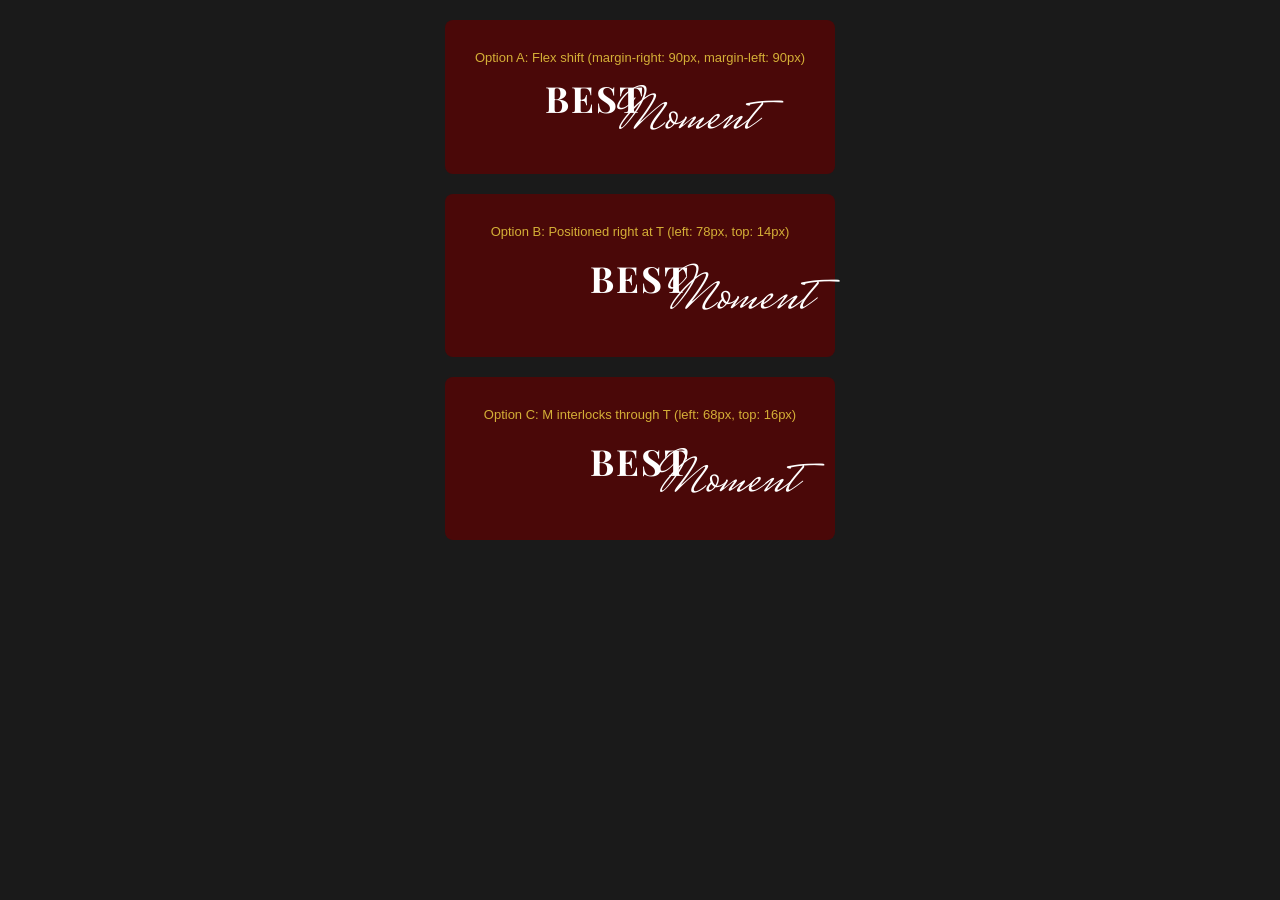
<file: scratch/test-delafield-interlock.html>
<!DOCTYPE html>
<html lang="vi">
<head>
  <meta charset="UTF-8">
  <meta name="viewport" content="width=device-width, initial-scale=1.0">
  <title>Align M of Moment with T of BEST</title>
  <link rel="preconnect" href="https://fonts.googleapis.com">
  <link rel="preconnect" href="https://fonts.gstatic.com" crossorigin>
  <link href="https://fonts.googleapis.com/css2?family=Mrs+Saint+Delafield&family=Playfair+Display:ital,wght@0,600;0,700;1,400&family=Montserrat:wght@400;500;600&display=swap" rel="stylesheet">
  <style>
    body {
      margin: 0;
      padding: 20px;
      background: #1a1a1a;
      display: flex;
      flex-direction: column;
      align-items: center;
      gap: 20px;
    }

    .card {
      width: 390px;
      background: #4A0808;
      padding: 30px 20px;
      display: flex;
      flex-direction: column;
      align-items: center;
      box-sizing: border-box;
      border-radius: 8px;
    }

    .label {
      color: #D4AF37;
      font-size: 13px;
      font-family: sans-serif;
      margin-bottom: 15px;
    }

    /* Option A: Inline flow with absolute or relative overlap */
    .heading-A {
      position: relative;
      display: flex;
      flex-direction: column;
      align-items: center;
      line-height: 1;
    }
    .heading-A .best {
      font-family: 'Playfair Display', Georgia, serif;
      font-size: 36px;
      font-weight: 700;
      letter-spacing: 2px;
      color: #FFFFFF;
      text-transform: uppercase;
      margin-right: 90px; /* Đẩy mạnh BEST sang trái */
    }
    .heading-A .moment {
      font-family: 'Mrs Saint Delafield', cursive;
      font-size: 60px;
      font-weight: 400;
      font-style: normal;
      color: #FFFFFF;
      line-height: 0.8;
      margin-top: -20px;
      margin-left: 90px; /* Đẩy mạnh Moment sang phải để M chạm T */
    }

    /* Option B: Inline-block layout where BEST and Moment are positioned relative to T */
    .heading-B {
      position: relative;
      display: inline-block;
      text-align: left;
      padding-bottom: 25px;
    }
    .heading-B .best {
      font-family: 'Playfair Display', Georgia, serif;
      font-size: 36px;
      font-weight: 700;
      letter-spacing: 2px;
      color: #FFFFFF;
      text-transform: uppercase;
      display: inline-block;
    }
    .heading-B .moment {
      font-family: 'Mrs Saint Delafield', cursive;
      font-size: 62px;
      font-weight: 400;
      font-style: normal;
      color: #FFFFFF;
      position: absolute;
      left: 78px; /* Bắt đầu ngay tại chữ T của BEST (BES rộng ~78px) */
      top: 14px;  /* Lồng nhẹ dưới chân T */
      white-space: nowrap;
      line-height: 1;
    }

    /* Option C: Fine-tuned Option B with left: 70px (chữ M lồng xuyên qua chữ T) */
    .heading-C {
      position: relative;
      display: inline-block;
      text-align: left;
      padding-bottom: 25px;
    }
    .heading-C .best {
      font-family: 'Playfair Display', Georgia, serif;
      font-size: 36px;
      font-weight: 700;
      letter-spacing: 2px;
      color: #FFFFFF;
      text-transform: uppercase;
      display: inline-block;
    }
    .heading-C .moment {
      font-family: 'Mrs Saint Delafield', cursive;
      font-size: 60px;
      font-weight: 400;
      font-style: normal;
      color: #FFFFFF;
      position: absolute;
      left: 68px; /* M lồng qua chữ T */
      top: 16px;
      white-space: nowrap;
      line-height: 1;
    }
  </style>
</head>
<body>
  <div class="card">
    <div class="label">Option A: Flex shift (margin-right: 90px, margin-left: 90px)</div>
    <div class="heading-A">
      <span class="best">BEST</span>
      <span class="moment">Moment</span>
    </div>
  </div>

  <div class="card">
    <div class="label">Option B: Positioned right at T (left: 78px, top: 14px)</div>
    <div class="heading-B">
      <span class="best">BEST</span>
      <span class="moment">Moment</span>
    </div>
  </div>

  <div class="card">
    <div class="label">Option C: M interlocks through T (left: 68px, top: 16px)</div>
    <div class="heading-C">
      <span class="best">BEST</span>
      <span class="moment">Moment</span>
    </div>
  </div>
</body>
</html>
</file>
<file: assets/css/variables.css>
/**
 * ==============================================================================
 * BIẾN TOÀN CỤC (DESIGN SYSTEM & TOKENS)
 * ==============================================================================
 * Bảng màu được trích xuất sát với mẫu TF-024-PHOTO:
 * - Maroon / Burgundy đậm cho các khối chính, card sự kiện và icon
 * - Nền sáng kem / ngà nhạt ấm áp cho tổng thể
 * - Điểm xuyết viền ánh kim hoàng gia (champagne gold)
 */

:root {
  /* Bảng màu chính */
  --color-maroon-deep: #4A0808;      /* Đỏ rượu vang đậm đà chủ đạo */
  --color-maroon-main: #5C0E0E;      /* Đỏ bordeaux kinh điển */
  --color-maroon-dark: #380404;      /* Bóng đỏ sẫm */
  --color-maroon-card: #520B0B;      /* Màu nền card maroon nổi bật */
  
  --color-gold-accent: #C8A366;      /* Vàng ánh kim nhạt thanh lịch */
  --color-gold-light: #F4E8D3;       /* Vàng kem phủ viền */
  
  --color-bg-cream: #FAF4EE;         /* Nền kem ngà nền nã */
  --color-bg-paper: #FFFDFC;         /* Trắng ấm giấy mỹ thuật */
  
  --color-text-maroon: #4A0808;      /* Chữ chính trên nền sáng */
  --color-text-muted: #7D5E5A;       /* Chữ phụ, ghi chú */
  --color-text-white: #FFFFFF;       /* Chữ trắng tinh khiết */
  --color-text-gold: #D8B275;        /* Chữ vàng kim điểm nhấn */

  /* Kiểu chữ (Typography) */
  --font-script: 'Great Vibes', 'Alex Brush', cursive;
  --font-serif: 'Playfair Display', 'Cormorant Garamond', Georgia, serif;
  --font-sans: 'Montserrat', system-ui, -apple-system, sans-serif;

  /* Kích thước & Khoảng cách (Mobile First 390px) */
  --viewport-width-mobile: 390px;
  --container-max-width: 480px;      /* Giới hạn độ rộng tối đa trên mobile/tablet */
  
  --radius-sm: 8px;
  --radius-md: 16px;
  --radius-lg: 24px;
  --radius-arch: 160px 160px 24px 24px; /* Vòm cung bo góc lớn đặc trưng */
  --radius-full: 9999px;

  --shadow-soft: 0 4px 20px rgba(74, 8, 8, 0.08);
  --shadow-medium: 0 8px 30px rgba(74, 8, 8, 0.16);
  --shadow-floating: 0 10px 35px rgba(56, 4, 4, 0.25);

  --transition-fast: 0.25s ease;
  --transition-smooth: 0.45s cubic-bezier(0.16, 1, 0.3, 1);
  --transition-slow: 0.8s cubic-bezier(0.16, 1, 0.3, 1);
}
</file>
<file: assets/css/base.css>
/**
 * ==============================================================================
 * BASE STYLES & RESET
 * ==============================================================================
 */

*,
*::before,
*::after {
  box-sizing: border-box;
  margin: 0;
  padding: 0;
  -webkit-tap-highlight-color: transparent;
}

html {
  scroll-behavior: smooth;
  font-size: 16px;
  background-color: #2D0505;
  /* Màu nền viền ngoài màn hình khi xem trên desktop */
}

body {
  font-family: var(--font-sans);
  background-color: var(--color-bg-cream);
  color: var(--color-text-maroon);
  line-height: 1.6;
  overflow-x: hidden;
  position: relative;
  min-height: 100vh;
  margin: 0 auto;
}

/* Khóa cuộn trang khi màn hình bìa chưa mở */
body.lock-scroll {
  overflow: hidden !important;
  height: 100vh !important;
  touch-action: none;
}

/* Khung hiển thị chuẩn mobile-first căn giữa trên màn hình lớn */
.app-container {
  max-width: var(--container-max-width);
  margin: 0 auto;
  min-height: 100vh;
  background-color: var(--color-bg-cream);
  position: relative;
  box-shadow: 0 0 50px rgba(0, 0, 0, 0.4);
  overflow-x: hidden;
}

/* Typography tiện ích */
.font-script {
  font-family: var(--font-script);
}

.font-serif {
  font-family: var(--font-serif);
}

.font-sans {
  font-family: var(--font-sans);
}

h1,
h2,
h3,
h4,
h5,
h6 {
  font-weight: normal;
  line-height: 1.2;
}

img {
  max-width: 100%;
  height: auto;
  display: block;
}

button {
  font-family: inherit;
  border: none;
  background: none;
  cursor: pointer;
  outline: none;
}

a {
  color: inherit;
  text-decoration: none;
}

/* Họa tiết hoa lá trang trí các góc */
.floral-decoration {
  position: absolute;
  pointer-events: none;
  z-index: 2;
  user-select: none;
}

.floral-top-right {
  top: -22px;
  right: -25px;
  width: 130px;
  opacity: 0.9;
}

.floral-bottom-left {
  bottom: -25px;
  left: -30px;
  width: 130px;
  opacity: 0.9;
}
</file>
<file: assets/css/cover.css>
/**
 * ==============================================================================
 * SECTION 0: COVER OVERLAY (MÀN HÌNH BÌA THIỆP)
 * ==============================================================================
 * Khóa cuộn trang 100%, căn giữa tuyệt đối theo viewport 390x844.
 * Chứa khung vòm bo tròn lớn màu maroon sẫm với viền mảnh sang trọng.
 */

.cover-overlay {
  position: fixed;
  inset: 0;
  z-index: 9999;
  background-color: var(--color-bg-cream);
  display: flex;
  align-items: center;
  justify-content: center;
  padding: 16px 12px;
  /* Chuyển cảnh mềm mại 750ms, kết hợp fade opacity và chuyển động rất nhẹ */
  transition: opacity 0.75s cubic-bezier(0.4, 0, 0.2, 1),
              transform 0.75s cubic-bezier(0.4, 0, 0.2, 1),
              visibility 0.75s cubic-bezier(0.4, 0, 0.2, 1);
  will-change: opacity, transform;
}

.cover-overlay.opened {
  opacity: 0;
  visibility: hidden;
  transform: translateY(-8px) scale(0.99);
  pointer-events: none;
}

.cover-wrapper {
  width: 100%;
  max-width: var(--container-max-width);
  height: 100%;
  max-height: 844px;
  position: relative;
  display: flex;
  flex-direction: column;
  align-items: center;
  justify-content: center;
  padding: 10px;
}

/* Khối vòm chính màu maroon sẫm */
.cover-arch-card {
  width: 100%;
  max-width: 350px;
  background-color: var(--color-maroon-deep);
  border-radius: 175px 175px 32px 32px;
  padding: 34px 20px 30px;
  display: flex;
  flex-direction: column;
  align-items: center;
  text-align: center;
  color: var(--color-text-white);
  box-shadow: 0 12px 35px rgba(56, 4, 4, 0.35);
  position: relative;
  z-index: 3;
}

/* Thẻ THE WEDDING OF */
.cover-tagline {
  font-size: 11px;
  font-weight: 500;
  letter-spacing: 3.5px;
  text-transform: uppercase;
  color: var(--color-text-gold);
  margin-bottom: 18px;
}

/* Khung ảnh chân dung cặp đôi hình vòm cong oval */
.cover-photo-frame {
  width: 168px;
  height: 228px;
  border-radius: 120px;
  border: 2px solid var(--color-gold-accent);
  padding: 4px;
  margin-bottom: 20px;
  background: radial-gradient(circle, rgba(200, 163, 102, 0.25) 0%, transparent 80%);
}

.cover-photo-img {
  width: 100%;
  height: 100%;
  object-fit: cover;
  border-radius: 116px;
}

/* Tên cặp đôi kiểu chữ Script nghệ thuật */
.cover-names {
  font-family: var(--font-script);
  font-size: 34px;
  line-height: 1.25;
  color: var(--color-text-white);
  margin-bottom: 8px;
  padding: 0 10px;
  word-break: break-word;
  text-shadow: 0 2px 8px rgba(0, 0, 0, 0.3);
}

.cover-date {
  font-size: 15px;
  font-weight: 500;
  letter-spacing: 3px;
  color: var(--color-gold-light);
  margin-bottom: 16px;
}

/* Lời gửi khách mời */
.cover-recipient {
  margin-top: 4px;
  margin-bottom: 18px;
}

.cover-recipient-label {
  font-size: 12px;
  color: rgba(255, 255, 255, 0.85);
  margin-bottom: 3px;
}

.cover-recipient-name {
  font-size: 14px;
  font-weight: 600;
  color: var(--color-text-gold);
}

.cover-divider {
  width: 80px;
  height: 1px;
  background: repeating-linear-gradient(to right, var(--color-gold-accent) 0, var(--color-gold-accent) 5px, transparent 5px, transparent 8px);
  margin: 0 auto 18px;
  opacity: 0.7;
}

/* Nút bấm "Mở Thiệp" */
.btn-open-invitation {
  background-color: var(--color-bg-paper);
  color: var(--color-maroon-deep);
  padding: 12px 30px;
  border-radius: var(--radius-full);
  font-size: 14px;
  font-weight: 600;
  display: inline-flex;
  align-items: center;
  gap: 10px;
  box-shadow: 0 6px 20px rgba(0, 0, 0, 0.2);
  transition: transform var(--transition-fast), box-shadow var(--transition-fast);
  cursor: pointer;
}

.btn-open-invitation:hover,
.btn-open-invitation:active {
  transform: translateY(-2px) scale(1.02);
  box-shadow: 0 8px 25px rgba(0, 0, 0, 0.28);
}

.btn-open-invitation svg {
  width: 17px;
  height: 17px;
  stroke: var(--color-maroon-deep);
  fill: none;
}
</file>
<file: assets/css/hero.css>
/**
 * ==============================================================================
 * SECTION 1: HERO & COUNTDOWN (TIÊU ĐIỂM & ĐỒNG HỒ ĐẾM NGƯỢC)
 * ==============================================================================
 * Hiển thị ngay sau khi mở thiệp.
 * Nền kem sáng ấm áp, ảnh chân dung vòm oval, tên cặp đôi và 4 ô đếm ngược maroon.
 */

.hero-section {
  position: relative;
  min-height: 844px;
  display: flex;
  flex-direction: column;
  align-items: center;
  justify-content: center;
  text-align: center;
  padding: 60px 20px 80px;
  background-color: var(--color-bg-cream);
  overflow: hidden;
}

.hero-content {
  position: relative;
  z-index: 3;
  width: 100%;
  max-width: 360px;
  display: flex;
  flex-direction: column;
  align-items: center;
}

/* --------------------------------------------------------------------------
 * STAGGERED REVEAL ANIMATION (XUẤT HIỆN TỪNG BƯỚC MỀM MẠI)
 * -------------------------------------------------------------------------- */
.hero-reveal-item {
  opacity: 0;
  transform: translateY(14px);
  transition: opacity 0.6s cubic-bezier(0.16, 1, 0.3, 1),
              transform 0.6s cubic-bezier(0.16, 1, 0.3, 1);
  will-change: opacity, transform;
}

/* Khi đã mở thiệp: hiện dần từng phần lên vị trí chuẩn */
body.is-opened .hero-reveal-item {
  opacity: 1;
  transform: translateY(0);
}

/* 1. Dòng THE WEDDING OF (bắt đầu ngay khi cover bắt đầu mờ) */
body.is-opened .hero-tagline.hero-reveal-item {
  transition-delay: 0.12s;
}

/* 2. Ảnh cô dâu chú rể */
body.is-opened .hero-photo-frame.hero-reveal-item {
  transition-delay: 0.24s;
}

/* 3. Tên cặp đôi */
body.is-opened .hero-names.hero-reveal-item {
  transition-delay: 0.36s;
}

/* 4. Ngày cưới */
body.is-opened .hero-date.hero-reveal-item {
  transition-delay: 0.48s;
}

/* 5. Lời giới thiệu */
body.is-opened .hero-description.hero-reveal-item {
  transition-delay: 0.60s;
}

/* 6. Bốn ô countdown */
body.is-opened .countdown-grid.hero-reveal-item {
  transition-delay: 0.72s;
}

/* 7. Nút Lưu Ngày Trọng Đại */
body.is-opened .btn-save-date.hero-reveal-item {
  transition-delay: 0.84s;
}

.hero-tagline {
  font-size: 11px;
  font-weight: 600;
  letter-spacing: 3.5px;
  text-transform: uppercase;
  color: var(--color-text-maroon);
  margin-bottom: 22px;
}

/* Khung ảnh oval hero với viền vàng gold */
.hero-photo-frame {
  width: 172px;
  height: 236px;
  border-radius: 120px;
  border: 2px solid var(--color-gold-accent);
  padding: 4px;
  margin-bottom: 22px;
  box-shadow: 0 10px 25px rgba(92, 14, 14, 0.12);
}

.hero-photo-img {
  width: 100%;
  height: 100%;
  object-fit: cover;
  border-radius: 116px;
}

/* Tên cặp đôi màu maroon đậm nghệ thuật */
.hero-names {
  font-family: var(--font-script);
  font-size: 34px;
  line-height: 1.25;
  color: var(--color-maroon-deep);
  margin-bottom: 6px;
  padding: 0 10px;
  word-break: break-word;
}

.hero-date {
  font-size: 15px;
  font-weight: 500;
  letter-spacing: 3px;
  color: var(--color-text-muted);
  margin-bottom: 18px;
}

.hero-description {
  font-size: 13.5px;
  color: var(--color-text-maroon);
  max-width: 310px;
  line-height: 1.6;
  margin-bottom: 28px;
  font-weight: 400;
}

/* --------------------------------------------------------------------------
 * KHỐI ĐỒNG HỒ ĐẾM NGƯỢC (COUNTDOWN 4 BOXES)
 * -------------------------------------------------------------------------- */
.countdown-grid {
  display: grid;
  grid-template-columns: repeat(4, 1fr);
  gap: 10px;
  width: 100%;
  max-width: 330px;
  margin-bottom: 24px;
}

.countdown-box {
  background-color: var(--color-maroon-deep);
  color: var(--color-text-white);
  border-radius: var(--radius-sm);
  padding: 12px 4px 8px;
  display: flex;
  flex-direction: column;
  align-items: center;
  justify-content: center;
  box-shadow: 0 4px 12px rgba(74, 8, 8, 0.2);
}

.countdown-number {
  font-family: var(--font-sans);
  font-size: 26px;
  font-weight: 700;
  line-height: 1;
  color: var(--color-text-white);
  margin-bottom: 5px;
}

.countdown-label {
  font-size: 10.5px;
  font-weight: 500;
  text-transform: capitalize;
  letter-spacing: 0.5px;
  color: rgba(255, 255, 255, 0.85);
}

/* Nút "Lưu Ngày Trọng Đại" (Save The Date) */
.btn-save-date {
  background-color: var(--color-maroon-deep);
  color: var(--color-text-white);
  padding: 11px 24px;
  border-radius: var(--radius-sm);
  font-size: 13.5px;
  font-weight: 600;
  display: inline-flex;
  align-items: center;
  gap: 8px;
  box-shadow: 0 4px 14px rgba(74, 8, 8, 0.25);
  transition: transform var(--transition-fast), background-color var(--transition-fast);
  cursor: pointer;
}

.btn-save-date:hover,
.btn-save-date:active {
  transform: translateY(-2px);
  background-color: var(--color-maroon-main);
}

.btn-save-date svg {
  width: 16px;
  height: 16px;
  fill: currentColor;
}
</file>
<file: assets/css/quote.css>
/**
 * ==============================================================================
 * SECTION 2: QUOTE (LỜI TRÍCH DẪN NGHỆ THUẬT)
 * ==============================================================================
 * Nền màu maroon sẫm sang trọng, cành hoa hồng nhỏ ở đỉnh.
 * Chữ trắng trang nhã, font Playfair Display / Serif in nghiêng.
 */

.quote-section {
  position: relative;
  background-color: var(--color-maroon-deep);
  color: var(--color-text-white);
  padding: 60px 24px 65px;
  text-align: center;
  display: flex;
  flex-direction: column;
  align-items: center;
  justify-content: center;
  overflow: hidden;
}

/* Họa tiết cành hoa hồng nhỏ ở đỉnh */
.quote-rose-icon {
  width: 58px;
  height: 58px;
  margin-bottom: 22px;
  opacity: 0.95;
  filter: drop-shadow(0 2px 6px rgba(0, 0, 0, 0.25));
}

/* Nội dung câu trích dẫn */
.quote-content {
  font-family: var(--font-serif);
  font-style: italic;
  font-size: 14.5px;
  line-height: 1.8;
  color: rgba(255, 255, 255, 0.95);
  max-width: 320px;
  margin-bottom: 18px;
  font-weight: 400;
  letter-spacing: 0.2px;
}

/* Tác giả / Nguồn trích dẫn */
.quote-author {
  font-family: var(--font-sans);
  font-size: 13px;
  font-weight: 600;
  letter-spacing: 2px;
  text-transform: uppercase;
  color: var(--color-gold-light);
  display: inline-flex;
  align-items: center;
  gap: 8px;
}

.quote-author::before,
.quote-author::after {
  content: "";
  display: inline-block;
  width: 18px;
  height: 1px;
  background-color: var(--color-gold-accent);
  vertical-align: middle;
}
</file>
<file: assets/css/couple.css>
/**
 * ==============================================================================
 * SECTION 3: COUPLE PROFILE (THÔNG TIN CÔ DÂU & CHÚ RỂ)
 * ==============================================================================
 * Card lớn màu trắng ngà với vòm cong bo góc tròn ở đỉnh.
 * Cô dâu xuất hiện trước, chú rể xuất hiện sau.
 * Ảnh chân dung riêng biệt, hoa trang trí bất đối xứng (trái/phải), nút MXH maroon.
 */

.couple-section {
  position: relative;
  background-color: var(--color-maroon-deep);
  padding: 0;
  overflow: hidden;
}

/* Khối thẻ vòm trắng ngà lớn */
.couple-card {
  background-color: var(--color-bg-paper);
  border-radius: 36px 36px 0 0;
  padding: 45px 20px 36px;
  display: flex;
  flex-direction: column;
  align-items: center;
  text-align: center;
  position: relative;
  z-index: 2;
  box-shadow: 0 -10px 30px rgba(0, 0, 0, 0.15);
}

/* Lời chào đầu phần giới thiệu */
.couple-greeting-title {
  font-family: var(--font-serif);
  font-size: 20px;
  font-weight: 600;
  color: var(--color-maroon-deep);
  margin-bottom: 8px;
  letter-spacing: 0.5px;
}

.couple-greeting-sub {
  font-size: 13px;
  color: var(--color-text-muted);
  max-width: 310px;
  line-height: 1.6;
  margin-bottom: 40px;
}

/* Khối hồ sơ cá nhân của từng người */
.profile-block {
  display: flex;
  flex-direction: column;
  align-items: center;
  position: relative;
  width: 100%;
  max-width: 320px;
  margin-bottom: 30px;
}

/* Vùng chứa ảnh kết hợp hoa trang trí */
.profile-photo-wrapper {
  position: relative;
  width: 180px;
  height: 245px;
  margin-bottom: 18px;
}

/* Khung ảnh oval viền vàng kim */
.profile-photo-frame {
  width: 100%;
  height: 100%;
  border-radius: 120px;
  border: 2px solid var(--color-gold-accent);
  padding: 4px;
  background: radial-gradient(circle, rgba(200, 163, 102, 0.2) 0%, transparent 80%);
  position: relative;
  z-index: 2;
  box-shadow: 0 8px 24px rgba(74, 8, 8, 0.12);
}

.profile-photo-img {
  width: 100%;
  height: 100%;
  object-fit: cover;
  border-radius: 116px;
}

/* Tên script viết nghệ thuật đè nhẹ lên ảnh chân dung */
.profile-photo-overlay-name {
  position: absolute;
  bottom: 8px;
  left: 50%;
  transform: translateX(-50%);
  font-family: var(--font-script);
  font-size: 38px;
  color: var(--color-text-white);
  text-shadow: 0 2px 10px rgba(0, 0, 0, 0.7);
  z-index: 3;
  pointer-events: none;
  white-space: nowrap;
}

/* Hoa trang trí bên trái ảnh cô dâu */
.flower-bride-accent {
  position: absolute;
  top: -20px;
  left: -60px;
  width: 95px;
  z-index: 1;
  pointer-events: none;
}

/* Hoa trang trí bên phải ảnh chú rể */
.flower-groom-accent {
  position: absolute;
  bottom: 5px;
  right: -60px;
  width: 150px;
  z-index: 1;
  pointer-events: none;
}

/* Tên đầy đủ kiểu Serif lớn sang trọng */
.profile-full-name {
  font-family: var(--font-serif);
  font-size: 24px;
  font-weight: 600;
  color: var(--color-maroon-deep);
  margin-bottom: 6px;
  line-height: 1.25;
}

/* Vai trò (Cô Dâu / Chú Rể) */
.profile-role-badge {
  font-size: 12px;
  font-weight: 600;
  letter-spacing: 2px;
  text-transform: uppercase;
  color: var(--color-gold-accent);
  margin-bottom: 8px;
}

/* Lời giới thiệu ngắn (không có thông tin cha mẹ) */
.profile-bio {
  font-size: 13px;
  color: var(--color-text-muted);
  max-width: 290px;
  line-height: 1.6;
  margin-bottom: 16px;
}

/* Các nút liên kết mạng xã hội (Facebook, Instagram) */
.profile-social-links {
  display: flex;
  align-items: center;
  justify-content: center;
  gap: 12px;
}

.social-btn {
  width: 34px;
  height: 34px;
  border-radius: var(--radius-full);
  background-color: var(--color-maroon-deep);
  color: var(--color-text-white);
  display: flex;
  align-items: center;
  justify-content: center;
  transition: transform var(--transition-fast), background-color var(--transition-fast);
  box-shadow: 0 4px 10px rgba(74, 8, 8, 0.2);
}

.social-btn:hover,
.social-btn:active {
  transform: scale(1.1);
  background-color: var(--color-maroon-main);
}

.social-btn svg {
  width: 16px;
  height: 16px;
  fill: currentColor;
}

/* Ký hiệu "&" nghệ thuật kết nối cô dâu và chú rể */
.couple-ampersand-divider {
  font-family: var(--font-script);
  font-size: 42px;
  color: var(--color-maroon-deep);
  margin: 10px 0 30px;
  line-height: 1;
  opacity: 0.85;
}
</file>
<file: assets/css/events.css>
/**
 * ==============================================================================
 * SECTION 4: WEDDING EVENTS (LỊCH TRÌNH SỰ KIỆN CƯỚI)
 * ==============================================================================
 * Tái tạo theo mẫu TF-024-PHOTO (frame 15 - 19):
 * - Tiêu đề script "Save The Date" ở đỉnh.
 * - Khối panel vòm dài màu maroon sẫm đặc trưng, bo cong tròn lớn ở đỉnh.
 * - Viền chỉ mảnh màu vàng kim / trắng nhạt viền quanh panel.
 * - Hoa màu nước ở góc trên bên trái.
 * - Hai khối sự kiện riêng biệt: Lễ Thành Hôn & Tiệc Cưới.
 * - Nút "GOOGLE MAPS" màu trắng ngà nổi bật với icon ghim bản đồ.
 */

.events-section {
  position: relative;
  background-color: var(--color-bg-paper);
  padding: 10px 16px 90px;
  display: flex;
  flex-direction: column;
  align-items: center;
  overflow: hidden;
}

/* --------------------------------------------------------------------------
 * HỌA TIẾT PHÂN CÁCH NGHỆ THUẬT (MINIMALIST WEDDING RINGS LINE ART DIVIDER)
 * -------------------------------------------------------------------------- */
.rings-divider-container {
  display: flex;
  justify-content: center;
  align-items: center;
  width: 100%;
  margin: 15px auto 16px;
  color: var(--color-gold-accent);
  pointer-events: none;
}

.rings-divider-svg {
  width: 210px;
  max-width: 65%;
  height: auto;
  display: block;
  opacity: 0.95;
  filter: drop-shadow(0 2px 6px rgba(200, 163, 102, 0.18));
}

/* Tiêu đề "Save The Date" chữ script mềm mại */
.events-heading {
  font-family: var(--font-script);
  font-size: 42px;
  color: var(--color-maroon-deep);
  margin-bottom: 24px;
  line-height: 1.15;
  text-align: center;
}

/* Khối panel vòm lớn màu maroon sẫm */
.events-arch-panel {
  width: 100%;
  max-width: 350px;
  background-color: var(--color-maroon-deep);
  border-radius: 175px 175px 36px 36px;
  padding: 42px 18px 45px;
  display: flex;
  flex-direction: column;
  align-items: center;
  text-align: center;
  color: var(--color-text-white);
  box-shadow: 0 12px 35px rgba(56, 4, 4, 0.35);
  position: relative;
  z-index: 2;
  /* Viền chỉ mảnh bên trong theo mẫu */
  outline: 1.5px solid rgba(255, 255, 255, 0.28);
  outline-offset: -7px;
}

/* Hoa trang trí góc trên bên trái khối vòm */
.events-flower-top-left {
  position: absolute;
  top: -8px;
  left: 0px;
  width: 95px;
  z-index: 3;
  pointer-events: none;
  filter: drop-shadow(0 4px 10px rgba(0, 0, 0, 0.2));
}

/* --------------------------------------------------------------------------
 * TỪNG KHỐI SỰ KIỆN (EVENT BLOCK: LỄ THÀNH HÔN & TIỆC CƯỚI)
 * -------------------------------------------------------------------------- */
.event-block {
  width: 100%;
  display: flex;
  flex-direction: column;
  align-items: center;
  position: relative;
  z-index: 2;
}

/* Biểu tượng hai nhẫn cưới lồng nhau */
.event-rings-icon {
  width: 46px;
  height: 38px;
  margin-bottom: 12px;
  color: var(--color-text-white);
}

/* Tên sự kiện (Lễ Thành Hôn / Tiệc Cưới) */
.event-name {
  font-family: var(--font-serif);
  font-size: 26px;
  font-weight: 500;
  letter-spacing: 0.5px;
  color: var(--color-text-white);
  margin-bottom: 14px;
  line-height: 1.2;
}

/* Bố cục ngày đặc trưng của mẫu */
.event-date-container {
  display: flex;
  flex-direction: column;
  align-items: center;
  width: 100%;
  max-width: 290px;
  margin-bottom: 12px;
}

/* Tháng */
.event-month {
  font-family: var(--font-sans);
  font-size: 13.5px;
  font-weight: 700;
  letter-spacing: 3px;
  text-transform: uppercase;
  color: var(--color-text-white);
  margin-bottom: 4px;
}

/* Hàng ngày chính: THỨ - SỐ NGÀY LỚN - NĂM */
.event-date-row {
  display: flex;
  align-items: center;
  justify-content: center;
  width: 100%;
  gap: 12px;
}

/* Cột ngày thứ và cột năm có đường kẻ trên/dưới */
.event-date-side {
  flex: 1;
  display: flex;
  flex-direction: column;
  align-items: center;
  justify-content: center;
  padding: 4px 0;
  border-top: 1px solid rgba(255, 255, 255, 0.65);
  border-bottom: 1px solid rgba(255, 255, 255, 0.65);
}

.event-day-of-week,
.event-year {
  font-family: var(--font-sans);
  font-size: 11.5px;
  font-weight: 700;
  letter-spacing: 1.5px;
  text-transform: uppercase;
  color: var(--color-text-white);
  padding: 2px 0;
}

/* Số ngày to nổi bật ở giữa */
.event-day-number {
  font-family: var(--font-sans);
  font-size: 60px;
  font-weight: 700;
  line-height: 0.95;
  color: var(--color-text-white);
  min-width: 70px;
  text-align: center;
}

/* Giờ tổ chức */
.event-time {
  font-family: var(--font-sans);
  font-size: 13.5px;
  font-weight: 500;
  color: rgba(255, 255, 255, 0.9);
  margin-bottom: 14px;
  letter-spacing: 0.5px;
}

/* Đường phân cách kèm ghim địa điểm */
.event-location-divider {
  display: flex;
  align-items: center;
  justify-content: center;
  width: 140px;
  margin: 0 auto 12px;
  gap: 8px;
}

.event-location-divider::before,
.event-location-divider::after {
  content: "";
  flex: 1;
  height: 1px;
  background-color: rgba(255, 255, 255, 0.5);
}

.event-location-divider svg {
  width: 14px;
  height: 14px;
  fill: var(--color-gold-accent);
  flex-shrink: 0;
}

/* Tên địa điểm (tư gia / nhà hàng) */
.event-venue {
  font-family: var(--font-sans);
  font-size: 13.5px;
  font-weight: 700;
  letter-spacing: 1.2px;
  text-transform: uppercase;
  color: var(--color-text-white);
  margin-bottom: 6px;
  max-width: 280px;
  line-height: 1.35;
}

/* Địa chỉ chi tiết */
.event-address {
  font-family: var(--font-sans);
  font-size: 12.5px;
  font-weight: 400;
  line-height: 1.55;
  color: rgba(255, 255, 255, 0.85);
  max-width: 270px;
  margin-bottom: 18px;
}

/* Nút bấm mở Google Maps màu trắng ngà theo mẫu */
.btn-map {
  background-color: var(--color-bg-paper);
  color: var(--color-maroon-deep);
  padding: 10px 22px;
  border-radius: var(--radius-full);
  font-size: 12px;
  font-weight: 700;
  letter-spacing: 1px;
  text-transform: uppercase;
  display: inline-flex;
  align-items: center;
  gap: 8px;
  box-shadow: 0 4px 15px rgba(0, 0, 0, 0.22);
  transition: transform var(--transition-fast), box-shadow var(--transition-fast);
  cursor: pointer;
  text-decoration: none;
}

.btn-map:hover,
.btn-map:active {
  transform: translateY(-2px) scale(1.02);
  box-shadow: 0 6px 20px rgba(0, 0, 0, 0.3);
}

.btn-map svg {
  width: 14px;
  height: 14px;
  fill: var(--color-maroon-deep);
}

/* Vạch phân cách giữa hai sự kiện Lễ Thành Hôn và Tiệc Cưới */
.events-divider {
  width: 100%;
  max-width: 250px;
  height: 1px;
  background: repeating-linear-gradient(to right, rgba(255, 255, 255, 0.35) 0, rgba(255, 255, 255, 0.35) 6px, transparent 6px, transparent 10px);
  margin: 32px auto 30px;
}
</file>
<file: assets/css/gallery.css>
/**
 * ==============================================================================
 * SECTION 5: GALLERY (BEST MOMENT)
 * ==============================================================================
 * Tái tạo theo mẫu TF-024-PHOTO (video tham chiếu & ảnh chụp thực tế):
 * - Nền màu maroon/burgundy đậm liền mạch (--color-maroon-deep).
 * - Mép trên của nền uốn lượn cong mềm mại (scallop dual-curve) tạo cảm giác mở xuống ở giữa.
 * - Tiêu đề lồng ghép nghệ thuật: "BEST" (Serif in hoa thanh lịch) & "Moment" (Script viết tay đan xen).
 * - Lưới 6 ảnh 2 cột x 3 hàng, tỷ lệ portrait cân đối, khoảng cách viền mảnh tinh xảo.
 * - Hiệu ứng hover nhô nhẹ trên desktop; phản hồi chạm active trên mobile.
 * - Modal Lightbox xem ảnh lớn toàn màn hình: backdrop mờ, lướt chuyển ảnh, nút đóng & phím Esc.
 */

.gallery-section {
  position: relative;
  background-color: var(--color-maroon-deep);
  padding: 0 0 70px;
  display: flex;
  flex-direction: column;
  align-items: center;
  width: 100%;
  box-sizing: border-box;
  overflow: hidden;
}

/* --------------------------------------------------------------------------
 * ĐƯỜNG CONG NGHỆ THUẬT MÉP TRÊN (SCALLOP DUAL-CURVE TOP DIVIDER)
 * -------------------------------------------------------------------------- */
.gallery-top-curve {
  width: 100%;
  height: 48px;
  line-height: 0;
  margin-top: -1px;
  /* Khử vệt hở pixel do làm tròn subpixel */
  pointer-events: none;
}

.gallery-top-curve svg {
  display: block;
  width: 100%;
  height: 100%;
}

/* --------------------------------------------------------------------------
 * TIÊU ĐỀ LỒNG GHÉP NGHỆ THUẬT (BEST MOMENT HEADING)
 * -------------------------------------------------------------------------- */
.gallery-heading-wrap {
  position: relative;
  display: flex;
  flex-direction: column;
  align-items: center;
  justify-content: center;
  margin: 12px auto 26px;
  text-align: center;
  user-select: none;
}

.gallery-title-best {
  font-family: var(--font-serif);
  font-size: 35px;
  font-weight: 500;
  letter-spacing: 1.5px;
  color: var(--color-text-white);
  text-transform: uppercase;
  line-height: 1;
  margin-right: 70px;
  /* Đẩy nhẹ BEST sang trái để chữ T làm điểm giao thoa với chữ M */
  text-shadow: 0 1px 4px rgba(0, 0, 0, 0.3);
}

.gallery-title-moment {
  font-family: "Mrs Saint Delafield", cursive;
  font-size: 55px;
  font-weight: 400;
  font-style: normal;
  color: var(--color-text-white);
  line-height: 0.8;
  margin-top: -7px;
  /* Căn hạ độ cao để chữ M lồng mượt vào thân chữ T, không lồng ở giữa */
  margin-left: 70px;
  /* Đẩy Moment sang phải để vòng nét chữ M đan chuẩn xác qua chữ T */
  text-shadow: 0 1px 4px rgba(0, 0, 0, 0.3);
}

/* --------------------------------------------------------------------------
 * LƯỚI HÌNH ẢNH (2 CỘT X 3 HÀNG)
 * -------------------------------------------------------------------------- */
.gallery-grid {
  display: grid;
  grid-template-columns: repeat(2, 1fr);
  gap: 6px;
  /* Khoảng cách mảnh gọn, sang trọng như ảnh mẫu */
  width: 100%;
  max-width: var(--viewport-width-mobile);
  /* Chuẩn 390px */
  padding: 0 1px;
  box-sizing: border-box;
}

@media (max-width: 360px) {
  .gallery-grid {
    padding: 0 20px;
    gap: 6px;
  }
}

.gallery-item {
  position: relative;
  border-radius: 4px;
  overflow: hidden;
  aspect-ratio: 4 / 5;
  background-color: var(--color-maroon-dark);
  cursor: pointer;
  box-shadow: 0 4px 14px rgba(0, 0, 0, 0.28);
  transition: transform var(--transition-smooth), box-shadow var(--transition-smooth);
  -webkit-tap-highlight-color: transparent;
  outline: none;
}

.gallery-item:focus-visible {
  outline: 2px solid var(--color-gold-accent);
  outline-offset: 2px;
}

.gallery-img {
  width: 100%;
  height: 100%;
  object-fit: cover;
  display: block;
  transition: transform var(--transition-smooth), filter var(--transition-smooth);
}

/* Hiệu ứng hover trên Desktop (nhô nhẹ, không làm thay đổi kích thước layout) */
@media (hover: hover) and (pointer: fine) {
  .gallery-item:hover {
    transform: translateY(-4px);
    box-shadow: 0 10px 24px rgba(0, 0, 0, 0.45);
    z-index: 2;
  }

  .gallery-item:hover .gallery-img {
    transform: scale(1.04);
  }
}

/* Trạng thái chạm phản hồi trên Mobile */
.gallery-item:active {
  transform: scale(0.97);
  opacity: 0.92;
}

/* --------------------------------------------------------------------------
 * MODAL LIGHTBOX XEM ẢNH LỚN (FULLSCREEN LIGHTBOX)
 * -------------------------------------------------------------------------- */
.gallery-modal {
  position: fixed;
  top: 0;
  left: 0;
  width: 100%;
  height: 100%;
  z-index: 99999;
  display: flex;
  align-items: center;
  justify-content: center;
  opacity: 0;
  visibility: hidden;
  transition: opacity 0.3s ease, visibility 0.3s ease;
  touch-action: manipulation;
}

.gallery-modal.is-open {
  opacity: 1;
  visibility: visible;
}

.gallery-modal-backdrop {
  position: absolute;
  top: 0;
  left: 0;
  width: 100%;
  height: 100%;
  background-color: rgba(14, 2, 2, 0.94);
  backdrop-filter: blur(8px);
  -webkit-backdrop-filter: blur(8px);
  cursor: pointer;
}

.gallery-modal-content {
  position: relative;
  z-index: 10;
  width: 100%;
  max-width: 440px;
  height: 100%;
  display: flex;
  flex-direction: column;
  align-items: center;
  justify-content: center;
  padding: 60px 16px 50px;
  box-sizing: border-box;
  pointer-events: none;
}

.gallery-modal-img-wrap {
  position: relative;
  width: 100%;
  height: 100%;
  display: flex;
  align-items: center;
  justify-content: center;
  pointer-events: auto;
}

.gallery-modal-img {
  max-width: 100%;
  max-height: 72vh;
  object-fit: contain;
  border-radius: 10px;
  box-shadow: 0 10px 40px rgba(0, 0, 0, 0.65);
  transform: scale(0.96);
  opacity: 0;
  transition: transform 0.3s cubic-bezier(0.16, 1, 0.3, 1), opacity 0.3s ease;
  user-select: none;
  -webkit-user-drag: none;
}

.gallery-modal.is-open .gallery-modal-img {
  transform: scale(1);
  opacity: 1;
}

/* Nút đóng modal cố định ở góc trên bên phải */
.gallery-modal-close {
  position: fixed;
  top: 18px;
  right: 18px;
  width: 42px;
  height: 42px;
  border-radius: 50%;
  background: rgba(255, 255, 255, 0.16);
  border: 1px solid rgba(255, 255, 255, 0.28);
  color: #FFFFFF;
  display: flex;
  align-items: center;
  justify-content: center;
  cursor: pointer;
  pointer-events: auto;
  z-index: 20;
  transition: background-color 0.2s ease, transform 0.2s ease;
}

.gallery-modal-close:hover {
  background: rgba(255, 255, 255, 0.3);
  transform: scale(1.08);
}

.gallery-modal-close:focus-visible {
  outline: 2px solid var(--color-gold-accent);
}

/* Nút chuyển ảnh Trước / Kế tiếp */
.gallery-modal-nav {
  position: absolute;
  top: 50%;
  transform: translateY(-50%);
  width: 42px;
  height: 42px;
  border-radius: 50%;
  background: rgba(0, 0, 0, 0.45);
  border: 1px solid rgba(255, 255, 255, 0.22);
  color: #FFFFFF;
  display: flex;
  align-items: center;
  justify-content: center;
  cursor: pointer;
  pointer-events: auto;
  z-index: 20;
  transition: background-color 0.2s ease, transform 0.2s ease;
}

.gallery-modal-nav:hover {
  background: rgba(0, 0, 0, 0.7);
  transform: translateY(-50%) scale(1.08);
}

.gallery-modal-nav:focus-visible {
  outline: 2px solid var(--color-gold-accent);
}

.gallery-modal-prev {
  left: 12px;
}

.gallery-modal-next {
  right: 12px;
}

/* Bộ đếm ảnh (vd: 1 / 6) */
.gallery-modal-counter {
  position: absolute;
  bottom: 16px;
  left: 50%;
  transform: translateX(-50%);
  font-size: 13.5px;
  font-weight: 500;
  letter-spacing: 1px;
  color: rgba(255, 255, 255, 0.9);
  background: rgba(0, 0, 0, 0.45);
  padding: 4px 14px;
  border-radius: 20px;
  pointer-events: auto;
  font-family: var(--font-sans);
}

/* Khóa cuộn trang khi modal đang mở */
body.gallery-modal-open {
  overflow: hidden !important;
}

/* Tôn trọng prefers-reduced-motion */
@media (prefers-reduced-motion: reduce) {

  .gallery-item,
  .gallery-img,
  .gallery-modal,
  .gallery-modal-img,
  .gallery-modal-close,
  .gallery-modal-nav {
    transition: none !important;
    transform: none !important;
  }
}
</file>
<file: assets/css/story.css>
/**
 * ==============================================================================
 * SECTION 6: LOVE STORY TIMELINE (PHASE 5)
 * ==============================================================================
 * Bố cục và phong cách theo mẫu tham chiếu TF-024-PHOTO:
 * - Nền màu kem ngà ngọc ấm áp (--color-bg-cream) kết hợp hiệu ứng watercolor wash nhẹ nhàng.
 * - Tiêu đề "Love Story" bằng font Script lãng mạn, thanh thoát; dòng phụ trích dẫn ý nghĩa.
 * - Trục dọc timeline chạy bên trái, đường nối mảnh liền mạch.
 * - Marker tròn viền maroon, nền trắng, chứa biểu tượng trái tim tình yêu bên trong.
 * - Các thẻ câu chuyện (Story Cards) màu burgundy/maroon đậm đà (hoặc dusty blush),
 *   chữ trắng sáng dễ đọc, căn chỉnh tinh tế.
 * - Hiệu ứng xuất hiện khi cuộn: ban đầu lệch phải (translateX) và độ mờ thấp,
 *   khi cuộn tới vùng nhìn thấy sẽ trượt nhẹ vào vị trí và mờ dần sang rõ (slide-in + fade-in).
 * - Hỗ trợ chuẩn xác prefers-reduced-motion và responsive mobile-first 390px.
 */

.story-section {
  position: relative;
  background-color: var(--color-bg-cream);
  background-image:
    radial-gradient(ellipse at 50% 60px, rgba(220, 185, 185, 0.25) 0%, rgba(250, 244, 238, 0) 65%),
    radial-gradient(circle at 10% 280px, rgba(230, 205, 205, 0.18) 0%, rgba(250, 244, 238, 0) 50%),
    radial-gradient(circle at 90% 580px, rgba(225, 195, 195, 0.16) 0%, rgba(250, 244, 238, 0) 55%);
  padding: 48px 0 84px;
  /* Đệm đáy 84px để không bị bottom navbar che nội dung */
  width: 100%;
  box-sizing: border-box;
  overflow: hidden;
}

/* --------------------------------------------------------------------------
 * TIÊU ĐỀ & DÒNG PHỤ (STORY HEADER)
 * -------------------------------------------------------------------------- */
.story-header {
  position: relative;
  text-align: center;
  padding: 0 24px;
  margin-bottom: 38px;
  user-select: none;
}

.story-title {
  font-family: var(--font-script);
  font-size: 46px;
  font-weight: 400;
  color: #7B1E1E;
  /* Sắc đỏ maroon ấm áp kinh điển theo mẫu */
  line-height: 1.1;
  margin: 0 0 6px 0;
  text-shadow: 0 1px 3px rgba(123, 30, 30, 0.1);
}

.story-subtitle {
  font-family: var(--font-sans);
  font-size: 12.5px;
  font-weight: 500;
  font-style: normal;
  color: var(--color-maroon-dark);
  line-height: 1.45;
  letter-spacing: 0.2px;
  max-width: 270px;
  margin: 0 auto;
}

/* --------------------------------------------------------------------------
 * TRỤC TIMELINE & DANH SÁCH MỐC (TIMELINE WRAPPER & LINE)
 * -------------------------------------------------------------------------- */
.story-timeline-wrap {
  position: relative;
  width: 100%;
  max-width: var(--viewport-width-mobile);
  /* Chuẩn mobile 390px */
  margin: 0 auto;
  padding: 0 20px 10px;
  box-sizing: border-box;
}

/* Đường nối dọc timeline bên trái */
.story-timeline-line {
  position: absolute;
  left: 35px;
  /* Tâm marker nằm ở x = 35px */
  top: 18px;
  bottom: 40px;
  width: 2px;
  background-color: var(--color-maroon-main);
  z-index: 1;
  pointer-events: none;
}

.story-timeline {
  position: relative;
  width: 100%;
  box-sizing: border-box;
  z-index: 2;
}

/* --------------------------------------------------------------------------
 * MỖI MỐC CÂU CHUYỆN (STORY ITEM)
 * -------------------------------------------------------------------------- */
.story-item {
  position: relative;
  margin-bottom: 34px;
  padding-left: 50px;
  /* Chừa không gian bên trái cho marker và timeline line */
  box-sizing: border-box;
}

.story-item:last-child {
  margin-bottom: 0;
}

/* Marker hình tròn chứa trái tim gắn trên timeline */
.story-marker {
  position: absolute;
  left: 0;
  top: 12px;
  width: 30px;
  height: 30px;
  border-radius: 50%;
  background-color: #FFFFFF;
  border: 2px solid var(--color-maroon-main);
  display: flex;
  align-items: center;
  justify-content: center;
  box-shadow: 0 2px 8px rgba(74, 8, 8, 0.16);
  z-index: 3;
  opacity: 0;
  transform: scale(0.65);
  transition: transform 0.65s cubic-bezier(0.16, 1, 0.3, 1), opacity 0.65s ease, box-shadow 0.4s ease;
}

.story-item.is-revealed .story-marker {
  opacity: 1;
  transform: scale(1);
}

.story-marker-heart {
  width: 14px;
  height: 14px;
  color: var(--color-maroon-main);
  fill: currentColor;
  display: block;
}

/* --------------------------------------------------------------------------
 * THẺ NỘI DUNG (STORY CARD) & HIỆU ỨNG TRƯỢT KHI CUỘN
 * -------------------------------------------------------------------------- */
.story-card {
  position: relative;
  background-color: var(--color-maroon-card);
  /* Nền đỏ maroon đậm đà #520B0B */
  border-radius: 14px;
  padding: 22px 20px 22px;
  color: var(--color-text-white);
  box-shadow: 0 8px 24px rgba(74, 8, 8, 0.18);
  box-sizing: border-box;
  word-wrap: break-word;

  /* Trạng thái ban đầu: hoàn toàn ẩn (opacity 0) và lệch sang phải 35px */
  opacity: 0;
  transform: translateX(35px);
  transition: transform 0.8s cubic-bezier(0.16, 1, 0.3, 1), opacity 0.8s ease;
  will-change: transform, opacity;
}

/* Trạng thái khi đi vào vùng nhìn thấy (Revealed) */
.story-card.is-revealed,
.story-item.is-revealed .story-card {
  opacity: 1;
  transform: translateX(0);
}

/* Biến thể màu thẻ: Dusty Blush (hồng tro ấm cúng) */
.story-card.theme-dusty-blush {
  background-color: #A36B6B;
  box-shadow: 0 8px 24px rgba(163, 107, 107, 0.22);
}

/* Tiêu đề mốc thời gian */
.story-card-title {
  font-family: var(--font-sans);
  font-size: 17.5px;
  font-weight: 700;
  color: #FFFFFF;
  margin: 0 0 6px 0;
  line-height: 1.3;
  letter-spacing: 0.2px;
}

/* Năm / Thời gian */
.story-card-date {
  font-family: var(--font-sans);
  font-size: 13.5px;
  font-weight: 600;
  color: rgba(255, 255, 255, 0.9);
  margin: 0 0 14px 0;
  line-height: 1.3;
}

/* Nội dung văn bản */
.story-card-desc {
  font-family: var(--font-sans);
  font-size: 13px;
  line-height: 1.65;
  color: rgba(255, 255, 255, 0.88);
}

.story-card-desc p {
  margin: 0 0 10px 0;
}

.story-card-desc p:last-child {
  margin-bottom: 0;
}

/* Ảnh đính kèm (nếu mốc câu chuyện có ảnh) */
.story-card-img-wrap {
  margin-top: 14px;
  border-radius: 8px;
  overflow: hidden;
  aspect-ratio: 16 / 9;
}

.story-card-img {
  width: 100%;
  height: 100%;
  object-fit: cover;
  display: block;
}

/* --------------------------------------------------------------------------
 * RESPONSIVE & KHẢ NĂNG TRUY CẬP (ACCESSIBILITY)
 * -------------------------------------------------------------------------- */
@media (max-width: 360px) {
  .story-timeline-wrap {
    padding: 0 12px 10px;
  }

  .story-timeline-line {
    left: 27px;
  }

  .story-item {
    padding-left: 42px;
  }

  .story-marker {
    width: 26px;
    height: 26px;
    top: 10px;
  }

  .story-marker-heart {
    width: 12px;
    height: 12px;
  }

  .story-card {
    padding: 18px 16px;
  }

  .story-card-title {
    font-size: 16px;
  }
}

/* Tôn trọng prefers-reduced-motion: hiển thị ngay không trượt chuyển động */
@media (prefers-reduced-motion: reduce) {
  .story-card {
    transition: none !important;
    transform: none !important;
    opacity: 1 !important;
  }

  .story-marker {
    transition: none !important;
  }
}
</file>
<file: assets/css/gift-wishes.css>
/**
 * ==============================================================================
 * PHASE 6: WEDDING GIFT & WISHES STYLESHEET
 * ==============================================================================
 * Tuân thủ thiết kế sát với ảnh tham chiếu (media_1793520799888_a7d0ad6a.png):
 * - Section nền đỏ rượu vang (burgundy/maroon) liền mạch
 * - 2 Card nền trắng xếp dọc bo góc tròn thanh lịch
 * - Card 1: Wedding Gift (tiêu đề script đỏ, nút Buka Amplop Digital mở modal kèm QR demo)
 * - Card 2: Wishes (tiêu đề script đỏ, form gửi lời chúc, danh sách bình luận kèm tích xanh)
 * - TUYỆT ĐỐI: KHÔNG RSVP, không Hadir/Tidak Hadir, không dropdown điểm danh
 */

/* Container bọc toàn bộ Phase 6 */
.gift-wishes-section {
  background-color: var(--color-maroon-deep);
  padding: 40px 18px 48px;
  position: relative;
  z-index: 2;
  box-sizing: border-box;
}

/* Khối bọc từng card */
.gift-card-wrapper,
.wishes-card-wrapper {
  max-width: 420px;
  margin: 0 auto;
  box-sizing: border-box;
}

.gift-card-wrapper {
  margin-bottom: 24px;
}

/* Card màu trắng bo góc lớn */
.gw-white-card {
  background-color: #FFFFFF;
  border-radius: 20px;
  padding: 30px 22px 28px;
  box-shadow: 0 10px 28px rgba(0, 0, 0, 0.22);
  text-align: center;
  box-sizing: border-box;
  transition: transform var(--transition-fast);
}

/* Tiêu đề kiểu script màu đỏ burgundy */
.gw-script-title {
  font-family: var(--font-script), cursive;
  font-size: 44px;
  font-weight: 400;
  color: #580816;
  line-height: 1.2;
  margin: 0 0 12px 0;
  text-align: center;
  letter-spacing: 0.5px;
}

/* Đoạn mô tả / lời cảm ơn dưới tiêu đề */
.gw-description {
  font-family: var(--font-sans);
  font-size: 13px;
  font-weight: 400;
  color: #4A3E3E;
  line-height: 1.6;
  max-width: 320px;
  margin: 0 auto 20px auto;
}

/* --------------------------------------------------------------------------
   CARD 1: WEDDING GIFT
   -------------------------------------------------------------------------- */
.btn-open-amplop {
  display: inline-flex;
  align-items: center;
  justify-content: center;
  gap: 8px;
  background-color: #4A0808;
  color: #FFFFFF;
  font-family: var(--font-sans);
  font-size: 13px;
  font-weight: 600;
  padding: 10px 22px;
  border-radius: 6px;
  border: none;
  cursor: pointer;
  box-shadow: 0 4px 12px rgba(74, 8, 8, 0.28);
  transition: background-color 0.2s ease, transform 0.15s ease, box-shadow 0.2s ease;
  text-decoration: none;
}

.btn-open-amplop:hover,
.btn-open-amplop:focus-visible {
  background-color: #380404;
  transform: translateY(-1px);
  box-shadow: 0 6px 16px rgba(74, 8, 8, 0.35);
}

.btn-open-amplop:active {
  transform: translateY(1px);
}

.btn-open-amplop svg {
  width: 16px;
  height: 16px;
  fill: currentColor;
  flex-shrink: 0;
}

/* --------------------------------------------------------------------------
   MODAL POPUP WEDDING GIFT (AMPLOP DIGITAL)
   -------------------------------------------------------------------------- */
.gift-modal {
  position: fixed;
  inset: 0;
  z-index: 2000;
  display: flex;
  align-items: center;
  justify-content: center;
  padding: 16px;
  box-sizing: border-box;
  opacity: 0;
  visibility: hidden;
  pointer-events: none;
  transition: opacity 0.3s ease, visibility 0.3s ease;
}

.gift-modal.is-open {
  opacity: 1;
  visibility: visible;
  pointer-events: auto;
}

/* Lớp nền mờ tối phía sau */
.gift-modal-backdrop {
  position: absolute;
  inset: 0;
  background-color: rgba(15, 3, 3, 0.65);
  backdrop-filter: blur(4px);
  -webkit-backdrop-filter: blur(4px);
}

/* Khung nội dung modal */
.gift-modal-dialog {
  position: relative;
  z-index: 2;
  width: 100%;
  max-width: 360px;
  background-color: #FFFDFC;
  border-radius: 18px;
  padding: 24px 20px 20px;
  box-shadow: 0 16px 40px rgba(0, 0, 0, 0.35);
  box-sizing: border-box;
  transform: scale(0.92) translateY(12px);
  transition: transform 0.3s cubic-bezier(0.16, 1, 0.3, 1);
  max-height: 90vh;
  overflow-y: auto;
}

.gift-modal.is-open .gift-modal-dialog {
  transform: scale(1) translateY(0);
}

/* Nút đóng modal */
.gift-modal-close {
  position: absolute;
  top: 14px;
  right: 14px;
  width: 32px;
  height: 32px;
  background: rgba(74, 8, 8, 0.08);
  border: none;
  border-radius: 50%;
  color: #4A0808;
  display: flex;
  align-items: center;
  justify-content: center;
  cursor: pointer;
  transition: background-color 0.2s, transform 0.15s;
}

.gift-modal-close:hover {
  background: rgba(74, 8, 8, 0.16);
  transform: scale(1.05);
}

.gift-modal-close svg {
  width: 18px;
  height: 18px;
  stroke: currentColor;
}

.gift-modal-title {
  font-family: var(--font-serif);
  font-size: 20px;
  font-weight: 700;
  color: #4A0808;
  margin: 0 0 4px 0;
  text-align: center;
}

.gift-modal-subtitle {
  font-family: var(--font-sans);
  font-size: 12px;
  color: #7D5E5A;
  margin: 0 0 16px 0;
  text-align: center;
}

/* Hộp thông tin tài khoản ngân hàng */
.gift-bank-box {
  background: #FAF4EE;
  border: 1px solid rgba(200, 163, 102, 0.4);
  border-radius: 12px;
  padding: 14px 16px;
  margin-bottom: 16px;
  text-align: center;
}

.gift-bank-name {
  font-family: var(--font-sans);
  font-size: 13px;
  font-weight: 700;
  color: #4A0808;
  margin-bottom: 6px;
}

.gift-account-number-wrap {
  display: flex;
  align-items: center;
  justify-content: center;
  gap: 8px;
  margin-bottom: 6px;
}

.gift-account-number {
  font-family: 'Montserrat', monospace;
  font-size: 18px;
  font-weight: 700;
  letter-spacing: 1.5px;
  color: #1F2937;
}

/* Nút sao chép số tài khoản */
.btn-copy-account {
  display: inline-flex;
  align-items: center;
  gap: 4px;
  background: #4A0808;
  color: #FFFFFF;
  border: none;
  border-radius: 4px;
  padding: 4px 10px;
  font-family: var(--font-sans);
  font-size: 11px;
  font-weight: 600;
  cursor: pointer;
  transition: background-color 0.2s;
}

.btn-copy-account:hover {
  background: #380404;
}

.btn-copy-account.copied {
  background: #059669;
}

.btn-copy-account svg {
  width: 12px;
  height: 12px;
  fill: currentColor;
}

.gift-account-holder {
  font-family: var(--font-sans);
  font-size: 12px;
  font-weight: 600;
  color: #6B7280;
  text-transform: uppercase;
}

/* Khung chứa mã QR */
.gift-qr-wrap {
  width: 170px;
  height: 170px;
  margin: 0 auto 14px auto;
  padding: 6px;
  background: #FFFFFF;
  border: 1px solid #E5D7CE;
  border-radius: 12px;
  box-shadow: 0 4px 12px rgba(0, 0, 0, 0.05);
}

.gift-qr-img {
  width: 100%;
  height: 100%;
  display: block;
}

/* Cảnh báo DEMO bắt buộc */
.gift-demo-alert {
  background-color: #FEF3C7;
  border: 1px solid #F59E0B;
  color: #92400E;
  border-radius: 8px;
  padding: 8px 10px;
  font-family: var(--font-sans);
  font-size: 11px;
  font-weight: 600;
  line-height: 1.45;
  text-align: center;
}

/* --------------------------------------------------------------------------
   CARD 2: WISHES (SỔ LỜI CHÚC)
   -------------------------------------------------------------------------- */
.wishes-count {
  font-family: var(--font-sans);
  font-size: 13.5px;
  font-weight: 700;
  color: #1F2937;
  text-align: center;
  margin: 0 0 14px 0;
}

/* Form gửi lời chúc */
.wishes-form {
  display: flex;
  flex-direction: column;
  gap: 10px;
  text-align: left;
}

/* Thanh chọn Nhà trai / Nhà gái */
.wish-side-selector {
  display: flex;
  gap: 10px;
  margin-top: 2px;
  margin-bottom: 2px;
}

.btn-side-pill {
  flex: 1;
  display: inline-flex;
  align-items: center;
  justify-content: center;
  gap: 6px;
  padding: 8px 12px;
  border-radius: 20px;
  border: 1.5px solid #E5E7EB;
  background-color: #FAF4EE;
  color: #4A0808;
  font-family: var(--font-sans);
  font-size: 13px;
  font-weight: 600;
  cursor: pointer;
  transition: all 0.2s ease;
  user-select: none;
}

.btn-side-pill:hover {
  background-color: #F4E8D3;
  border-color: rgba(200, 163, 102, 0.7);
}

.btn-side-pill.active {
  background-color: #4A0808;
  border-color: #4A0808;
  color: #FFFFFF;
  box-shadow: 0 3px 10px rgba(74, 8, 8, 0.25);
}

.btn-side-pill .side-pill-icon {
  font-size: 14px;
  line-height: 1;
}

.wish-input,
.wish-textarea {
  width: 100%;
  box-sizing: border-box;
  font-family: var(--font-sans);
  font-size: 13.5px;
  color: #1F2937;
  background-color: #FFFFFF;
  border: 1px solid #D1D5DB;
  border-radius: 8px;
  padding: 10px 14px;
  outline: none;
  transition: border-color 0.2s, box-shadow 0.2s;
}

.wish-input:focus,
.wish-textarea:focus {
  border-color: #4A0808;
  box-shadow: 0 0 0 3px rgba(74, 8, 8, 0.12);
}

.wish-textarea {
  resize: vertical;
  min-height: 72px;
}

/* Nút gửi màu đỏ burgundy nổi bật */
.btn-wish-submit {
  align-self: flex-start;
  background-color: #4A0808;
  color: #FFFFFF;
  font-family: var(--font-sans);
  font-size: 13px;
  font-weight: 700;
  padding: 10px 24px;
  border: none;
  border-radius: 6px;
  cursor: pointer;
  box-shadow: 0 4px 12px rgba(74, 8, 8, 0.25);
  transition: background-color 0.2s ease, transform 0.15s ease, box-shadow 0.2s ease;
  margin-top: 2px;
}

.btn-wish-submit:hover {
  background-color: #380404;
  transform: translateY(-1px);
  box-shadow: 0 6px 16px rgba(74, 8, 8, 0.35);
}

.btn-wish-submit:active {
  transform: translateY(1px);
}

/* Đường phân cách */
.wishes-divider {
  height: 1px;
  background-color: #E5E7EB;
  margin: 18px 0 14px 0;
}

/* Khung Carousel xoay vòng 3 lời chúc */
.wishes-carousel-wrap {
  position: relative;
  text-align: left;
}

.wishes-list {
  display: flex;
  flex-direction: column;
  gap: 0;
  text-align: left;
  opacity: 1;
  transform: translateY(0);
  transition: opacity 0.35s ease, transform 0.35s ease;
}

.wishes-list.fade-out {
  opacity: 0;
  transform: translateY(6px);
}

/* Từng lời chúc có Avatar */
.wish-item {
  display: flex;
  align-items: flex-start;
  gap: 12px;
  padding: 12px 0;
  border-bottom: 1px solid #F3F4F6;
  text-align: left;
}

.wish-item:last-child {
  border-bottom: none;
}

.wish-avatar-img {
  width: 38px;
  height: 38px;
  border-radius: 50%;
  object-fit: cover;
  border: 1.5px solid rgba(200, 163, 102, 0.5);
  flex-shrink: 0;
  background-color: #FAF4EE;
  box-shadow: 0 2px 6px rgba(0, 0, 0, 0.08);
}

.wish-item-main {
  flex: 1;
  min-width: 0;
}

.wish-item-header {
  display: flex;
  align-items: center;
  gap: 6px;
  margin-bottom: 4px;
  flex-wrap: wrap;
}

.wish-author {
  font-family: var(--font-sans);
  font-size: 13.5px;
  font-weight: 700;
  color: #111827;
}

/* Huy hiệu nhà trai / nhà gái */
.wish-side-badge {
  font-family: var(--font-sans);
  font-size: 10.5px;
  font-weight: 600;
  padding: 1px 7px;
  border-radius: 10px;
  line-height: 1.3;
}

.wish-side-badge.groom {
  background-color: #EFF6FF;
  color: #1D4ED8;
  border: 1px solid #DBEAFE;
}

.wish-side-badge.bride {
  background-color: #FDF2F8;
  color: #BE185D;
  border: 1px solid #FCE7F3;
}

/* Icon tích xanh đã xác thực */
.wish-verified {
  display: inline-flex;
  align-items: center;
  justify-content: center;
  color: #10B981;
}

.wish-verified svg {
  width: 14px;
  height: 14px;
}

.wish-text {
  font-family: var(--font-sans);
  font-size: 13px;
  color: #374151;
  line-height: 1.5;
  margin: 0 0 6px 0;
  white-space: pre-wrap;
  word-break: break-word;
}

.wish-item-footer {
  display: flex;
  align-items: center;
  gap: 12px;
  font-family: var(--font-sans);
  font-size: 11.5px;
  color: #6B7280;
}

.wish-time {
  display: inline-flex;
  align-items: center;
  gap: 4px;
}

.wish-time svg {
  width: 12px;
  height: 12px;
}

.wish-reply-btn {
  background: none;
  border: none;
  padding: 0;
  color: #111827;
  font-family: var(--font-sans);
  font-size: 11.5px;
  font-weight: 600;
  cursor: pointer;
}

.wish-reply-btn:hover {
  text-decoration: underline;
}

/* Các chấm tròn chuyển trang thủ công (Dots Indicator) */
.wishes-dots {
  display: flex;
  align-items: center;
  justify-content: center;
  gap: 8px;
  margin: 12px 0 16px 0;
}

.wish-dot {
  width: 8px;
  height: 8px;
  border-radius: 50%;
  background-color: #D1D5DB;
  border: none;
  cursor: pointer;
  padding: 0;
  transition: all 0.25s ease;
}

.wish-dot:hover {
  background-color: #9CA3AF;
}

.wish-dot.active {
  width: 22px;
  border-radius: 4px;
  background-color: #4A0808;
}

/* Nút Xem Tất Cả Lời Chúc (View All Button) */
.btn-view-all-wishes {
  display: inline-flex;
  align-items: center;
  justify-content: center;
  gap: 8px;
  width: 100%;
  background-color: #FAF4EE;
  border: 1.5px solid rgba(200, 163, 102, 0.45);
  border-radius: 10px;
  padding: 10px 16px;
  font-family: var(--font-sans);
  font-size: 13px;
  font-weight: 700;
  color: #4A0808;
  cursor: pointer;
  transition: background-color 0.2s, border-color 0.2s, transform 0.15s;
  box-sizing: border-box;
  margin-top: 4px;
  margin-bottom: 4px;
}

.btn-view-all-wishes:hover {
  background-color: #F4E8D3;
  border-color: #4A0808;
  transform: translateY(-1px);
}

.btn-view-all-wishes:active {
  transform: translateY(1px);
}

.btn-view-all-wishes svg {
  flex-shrink: 0;
}

/* Ghi chú demo ở đáy card */
.wishes-demo-note {
  font-family: var(--font-sans);
  font-size: 11px;
  font-style: italic;
  color: #9CA3AF;
  text-align: center;
  margin: 10px 0 0 0;
}

/* --------------------------------------------------------------------------
   MODAL POPUP XEM TẤT CẢ LỜI CHÚC (VIEW ALL WISHES MODAL)
   -------------------------------------------------------------------------- */
.wishes-all-modal {
  position: fixed;
  inset: 0;
  z-index: 2000;
  display: flex;
  align-items: center;
  justify-content: center;
  padding: 16px;
  box-sizing: border-box;
  opacity: 0;
  visibility: hidden;
  pointer-events: none;
  transition: opacity 0.3s ease, visibility 0.3s ease;
}

.wishes-all-modal.is-open {
  opacity: 1;
  visibility: visible;
  pointer-events: auto;
}

.wishes-all-backdrop {
  position: absolute;
  inset: 0;
  background-color: rgba(15, 3, 3, 0.65);
  backdrop-filter: blur(4px);
  -webkit-backdrop-filter: blur(4px);
}

.wishes-all-dialog {
  position: relative;
  z-index: 2;
  width: 100%;
  max-width: 440px;
  height: 85vh;
  max-height: 640px;
  background-color: #FFFDFC;
  border-radius: 20px;
  padding: 24px 20px 20px;
  box-shadow: 0 16px 40px rgba(0, 0, 0, 0.35);
  box-sizing: border-box;
  display: flex;
  flex-direction: column;
  transform: scale(0.92) translateY(12px);
  transition: transform 0.3s cubic-bezier(0.16, 1, 0.3, 1);
}

.wishes-all-modal.is-open .wishes-all-dialog {
  transform: scale(1) translateY(0);
}

.wishes-all-close {
  position: absolute;
  top: 14px;
  right: 14px;
  width: 32px;
  height: 32px;
  background: rgba(74, 8, 8, 0.08);
  border: none;
  border-radius: 50%;
  color: #4A0808;
  display: flex;
  align-items: center;
  justify-content: center;
  cursor: pointer;
  transition: background-color 0.2s, transform 0.15s;
}

.wishes-all-close:hover {
  background: rgba(74, 8, 8, 0.16);
  transform: scale(1.05);
}

.wishes-all-close svg {
  width: 18px;
  height: 18px;
  stroke: currentColor;
}

.wishes-all-title {
  font-family: var(--font-serif);
  font-size: 20px;
  font-weight: 700;
  color: #4A0808;
  margin: 0 0 4px 0;
  text-align: center;
}

.wishes-all-subtitle {
  font-family: var(--font-sans);
  font-size: 12px;
  color: #7D5E5A;
  margin: 0 0 14px 0;
  text-align: center;
}

/* Các tab lọc (Tất cả / Nhà trai / Nhà gái) */
.wishes-filter-tabs {
  display: flex;
  gap: 6px;
  padding-bottom: 12px;
  border-bottom: 1px solid #E5E7EB;
  margin-bottom: 12px;
}

.btn-filter-tab {
  flex: 1;
  display: inline-flex;
  align-items: center;
  justify-content: center;
  gap: 4px;
  padding: 7px 8px;
  border-radius: 18px;
  border: 1px solid #E5E7EB;
  background-color: #FAF4EE;
  color: #4A0808;
  font-family: var(--font-sans);
  font-size: 12px;
  font-weight: 600;
  cursor: pointer;
  transition: all 0.2s;
  user-select: none;
}

.btn-filter-tab:hover {
  background-color: #F4E8D3;
}

.btn-filter-tab.active {
  background-color: #4A0808;
  color: #FFFFFF;
  border-color: #4A0808;
  box-shadow: 0 2px 8px rgba(74, 8, 8, 0.2);
}

.btn-filter-tab .filter-count {
  display: inline-flex;
  align-items: center;
  justify-content: center;
  min-width: 18px;
  height: 18px;
  padding: 0 4px;
  border-radius: 9px;
  font-size: 10.5px;
  font-weight: 700;
}

.btn-filter-tab.active .filter-count {
  background-color: rgba(255, 255, 255, 0.25);
  color: #FFFFFF;
}

.btn-filter-tab:not(.active) .filter-count {
  background-color: #E5E7EB;
  color: #4B5563;
}

/* Vùng cuộn dọc dạng feed lướt Facebook */
.wishes-all-scroll-list {
  flex: 1;
  overflow-y: auto;
  padding-right: 4px;
  display: flex;
  flex-direction: column;
  gap: 0;
  -webkit-overflow-scrolling: touch;
}

.wishes-all-scroll-list::-webkit-scrollbar {
  width: 4px;
}

.wishes-all-scroll-list::-webkit-scrollbar-thumb {
  background-color: rgba(74, 8, 8, 0.2);
  border-radius: 4px;
}
</file>
<file: assets/css/closing.css>
/**
 * ==============================================================================
 * PHASE 7: CLOSING SECTION (LỜI CẢM ƠN & KẾT THÚC)
 * ==============================================================================
 * Tuân thủ thiết kế sát với ảnh tham chiếu (media_1793520809602_110f82bc.jpg):
 * - Nền kem / ngà sáng ấm áp (#FAF4EE) với hiệu ứng loang màu nước nhẹ
 * - Cụm hoa trang trí góc trên-trái và góc dưới-phải
 * - Khung ảnh chân dung oval vòm cong viền vàng hoàng gia
 * - Tiêu đề script đỏ "Terima Kasih" / "Lời Cảm Ơn"
 * - Đoạn văn tri ân trang trọng
 * - Lời kết "Wassalamu’alaikum Wr. Wb." và "Kami yang berbahagia,"
 * - Tên cặp đôi viết kiểu script thanh nhã
 * - TUYỆT ĐỐI: KHÔNG CÓ NÚT "Back to top"
 * - Padding đáy hào phóng (110px) chống tràn navbar che khuất
 */

.closing-section {
  position: relative;
  background-color: var(--color-bg-cream);
  background-image:
    radial-gradient(circle at 50% 18%, rgba(244, 228, 220, 0.7) 0%, rgba(250, 244, 238, 0) 65%),
    radial-gradient(circle at 20% 75%, rgba(235, 210, 205, 0.45) 0%, rgba(250, 244, 238, 0) 50%);
  padding: 46px 20px 115px 20px;
  overflow: hidden;
  box-sizing: border-box;
  text-align: center;
}

/* Họa tiết hoa trang trí ở các góc */
.closing-flower {
  position: absolute;
  pointer-events: none;
  z-index: 1;
  mix-blend-mode: multiply;
}

.closing-flower-top-left {
  top: -10px;
  left: -15px;
  width: 145px;
  height: 145px;
  opacity: 0.9;
}

.closing-flower-bottom-right {
  bottom: 60px;
  right: -20px;
  width: 155px;
  height: 155px;
  transform: rotate(0deg);
  opacity: 0.9;
}

/* Khối nội dung chính căn giữa */
.closing-content {
  position: relative;
  z-index: 2;
  max-width: 380px;
  margin: 0 auto;
  box-sizing: border-box;
}

/* Khung ảnh chân dung oval vòm đứng viền vàng */
.closing-photo-frame {
  width: 165px;
  height: 232px;
  margin: 0 auto 20px auto;
  border-radius: 90px 90px 90px 90px / 120px 120px 120px 120px;
  border: 2.5px solid rgba(200, 163, 102, 0.75);
  box-shadow: 0 8px 24px rgba(74, 8, 8, 0.12);
  overflow: hidden;
  background-color: #FAF4EE;
  box-sizing: border-box;
  transition: transform var(--transition-fast);
}

.closing-photo-frame:hover {
  transform: scale(1.02);
}

.closing-photo-img {
  width: 100%;
  height: 100%;
  object-fit: cover;
  object-position: center;
  display: block;
}

/* Tiêu đề "Terima Kasih" / "Lời Cảm Ơn" kiểu script */
.closing-title {
  font-family: var(--font-script), cursive;
  font-size: 52px;
  font-weight: 400;
  color: #580816;
  line-height: 1.15;
  margin: 0 0 14px 0;
  letter-spacing: 0.5px;
}

/* Lời tri ân */
.closing-message {
  font-family: var(--font-sans);
  font-size: 13px;
  font-weight: 400;
  color: #5A4543;
  line-height: 1.65;
  max-width: 320px;
  margin: 0 auto 20px auto;
}

/* Lời kết trang trọng (Wassalamu’alaikum Wr. Wb. / Trân trọng cảm ơn) */
.closing-signoff {
  font-family: var(--font-serif);
  font-size: 18px;
  font-weight: 700;
  color: #4A0808;
  margin: 0 0 24px 0;
  letter-spacing: 0.3px;
}

/* Dòng chữ phụ "Kami yang berbahagia," */
.closing-subsignoff {
  font-family: var(--font-sans);
  font-size: 13px;
  font-weight: 400;
  color: #7D5E5A;
  margin: 0 0 6px 0;
}

/* Tên cặp đôi viết kiểu chữ script */
.closing-couple-names {
  font-family: var(--font-script), cursive;
  font-size: 42px;
  font-weight: 400;
  color: #580816;
  line-height: 1.2;
  margin: 0;
  letter-spacing: 0.5px;
}
</file>
<file: assets/css/navbar.css>
/**
 * ==============================================================================
 * BOTTOM NAVBAR & FLOATING MUSIC TOGGLE
 * ==============================================================================
 * Thanh điều hướng cố định phía dưới màn hình (6 icons tròn maroon).
 * Nút bật/tắt nhạc tròn floating ở góc dưới bên trái.
 * Cả hai chỉ hiển thị sau khi người dùng bấm "Mở Thiệp".
 */

/* Nút bật/tắt nhạc nổi (Floating Music Button) */
.music-toggle-btn {
  position: fixed;
  bottom: 85px;
  left: 18px;
  width: 42px;
  height: 42px;
  border-radius: var(--radius-full);
  background-color: var(--color-maroon-deep);
  color: var(--color-text-white);
  display: flex;
  align-items: center;
  justify-content: center;
  z-index: 995;
  box-shadow: 0 4px 16px rgba(74, 8, 8, 0.4);
  border: 2px solid rgba(255, 255, 255, 0.5);
  cursor: pointer;
  opacity: 0;
  visibility: hidden;
  transform: scale(0.8);
  transition: opacity var(--transition-smooth), transform var(--transition-smooth), visibility var(--transition-smooth);
}

.music-toggle-btn.visible {
  opacity: 1;
  visibility: visible;
  transform: scale(1);
  transition-delay: 0.5s;
}

.music-toggle-btn.playing {
  animation: musicPulse 2s infinite ease-in-out;
}

.music-toggle-btn svg {
  width: 20px;
  height: 20px;
  fill: currentColor;
}

/* Thanh điều hướng cố định phía dưới (Bottom Navigation Bar) */
.bottom-navbar {
  position: fixed;
  bottom: 18px;
  left: 50%;
  transform: translateX(-50%) translateY(40px);
  z-index: 990;
  background: rgba(255, 253, 252, 0.92);
  backdrop-filter: blur(12px);
  -webkit-backdrop-filter: blur(12px);
  padding: 6px 10px;
  border-radius: var(--radius-full);
  box-shadow: 0 10px 30px rgba(74, 8, 8, 0.22);
  border: 1px solid rgba(200, 163, 102, 0.4);
  display: flex;
  align-items: center;
  gap: 8px;
  opacity: 0;
  visibility: hidden;
  transition: opacity var(--transition-smooth), transform var(--transition-smooth), visibility var(--transition-smooth);
}

.bottom-navbar.visible {
  opacity: 1;
  visibility: visible;
  transform: translateX(-50%) translateY(0);
  transition-delay: 0.6s;
}

/* Từng nút icon trên thanh điều hướng */
.nav-item {
  width: 38px;
  height: 38px;
  border-radius: var(--radius-full);
  background-color: var(--color-maroon-deep);
  color: var(--color-text-white);
  display: flex;
  align-items: center;
  justify-content: center;
  transition: transform var(--transition-fast), background-color var(--transition-fast), box-shadow var(--transition-fast);
  cursor: pointer;
}

.nav-item:hover,
.nav-item:active {
  transform: scale(1.1);
  background-color: var(--color-maroon-main);
}

.nav-item.active {
  background-color: var(--color-maroon-main);
  box-shadow: 0 0 0 2px var(--color-gold-accent);
  transform: scale(1.08);
}

.nav-item svg {
  width: 18px;
  height: 18px;
  fill: currentColor;
}
</file>
<file: assets/css/animations.css>
/**
 * ==============================================================================
 * ANIMATIONS & PARTICLES (HIỆU ỨNG CHUYỂN ĐỘNG)
 * ==============================================================================
 */

/* Nhịp thở cho nút phát nhạc */
@keyframes musicPulse {
  0% {
    transform: scale(1);
    box-shadow: 0 4px 16px rgba(74, 8, 8, 0.35);
  }
  50% {
    transform: scale(1.08);
    box-shadow: 0 6px 22px rgba(180, 20, 20, 0.55);
  }
  100% {
    transform: scale(1);
    box-shadow: 0 4px 16px rgba(74, 8, 8, 0.35);
  }
}

/* Container chứa các cánh hoa rơi */
.petals-container {
  position: absolute;
  inset: 0;
  pointer-events: none;
  overflow: hidden;
  z-index: 2;
}

/* Từng cánh hoa rơi */
.petal {
  position: absolute;
  background: radial-gradient(circle at 30% 30%, #D67272 0%, #871919 70%, #540808 100%);
  border-radius: 60% 40% 70% 30% / 60% 30% 70% 40%;
  opacity: 0.75;
  filter: drop-shadow(0 2px 4px rgba(0, 0, 0, 0.15));
  will-change: transform, opacity;
  animation-name: fallPetal;
  animation-timing-function: linear;
  animation-iteration-count: infinite;
}

@keyframes fallPetal {
  0% {
    transform: translate3d(0, -20px, 0) rotate(0deg) scale(0.8);
    opacity: 0;
  }
  15% {
    opacity: 0.85;
  }
  85% {
    opacity: 0.75;
  }
  100% {
    transform: translate3d(var(--drift-x, 40px), 860px, 0) rotate(var(--rot, 360deg)) scale(1);
    opacity: 0;
  }
}

/* Hiệu ứng mờ xuất hiện mượt */
.fade-in-up {
  opacity: 0;
  transform: translateY(24px);
  transition: opacity var(--transition-slow), transform var(--transition-slow);
}

.fade-in-up.appear {
  opacity: 1;
  transform: translateY(0);
}

/* Hiệu ứng xuất hiện mềm mại khi cuộn tới (Scroll Reveal) */
.reveal-on-scroll {
  opacity: 0;
  transform: translateY(16px);
  transition: opacity 0.65s cubic-bezier(0.16, 1, 0.3, 1),
              transform 0.65s cubic-bezier(0.16, 1, 0.3, 1);
  will-change: opacity, transform;
}

.reveal-on-scroll.in-view {
  opacity: 1;
  transform: translateY(0);
}

/* --------------------------------------------------------------------------
 * PREFERS REDUCED MOTION (TRỢ NĂNG GIẢM CHUYỂN ĐỘNG)
 * -------------------------------------------------------------------------- */
@media (prefers-reduced-motion: reduce) {
  .cover-overlay,
  .hero-reveal-item,
  .reveal-on-scroll,
  .bottom-navbar,
  .music-toggle-btn,
  .fade-in-up {
    transition: opacity 0.15s ease !important;
    transform: none !important;
    transition-delay: 0s !important;
  }
  
  .music-toggle-btn.playing {
    animation: none !important;
  }
  
  .petals-container {
    display: none !important;
  }
}
</file>
